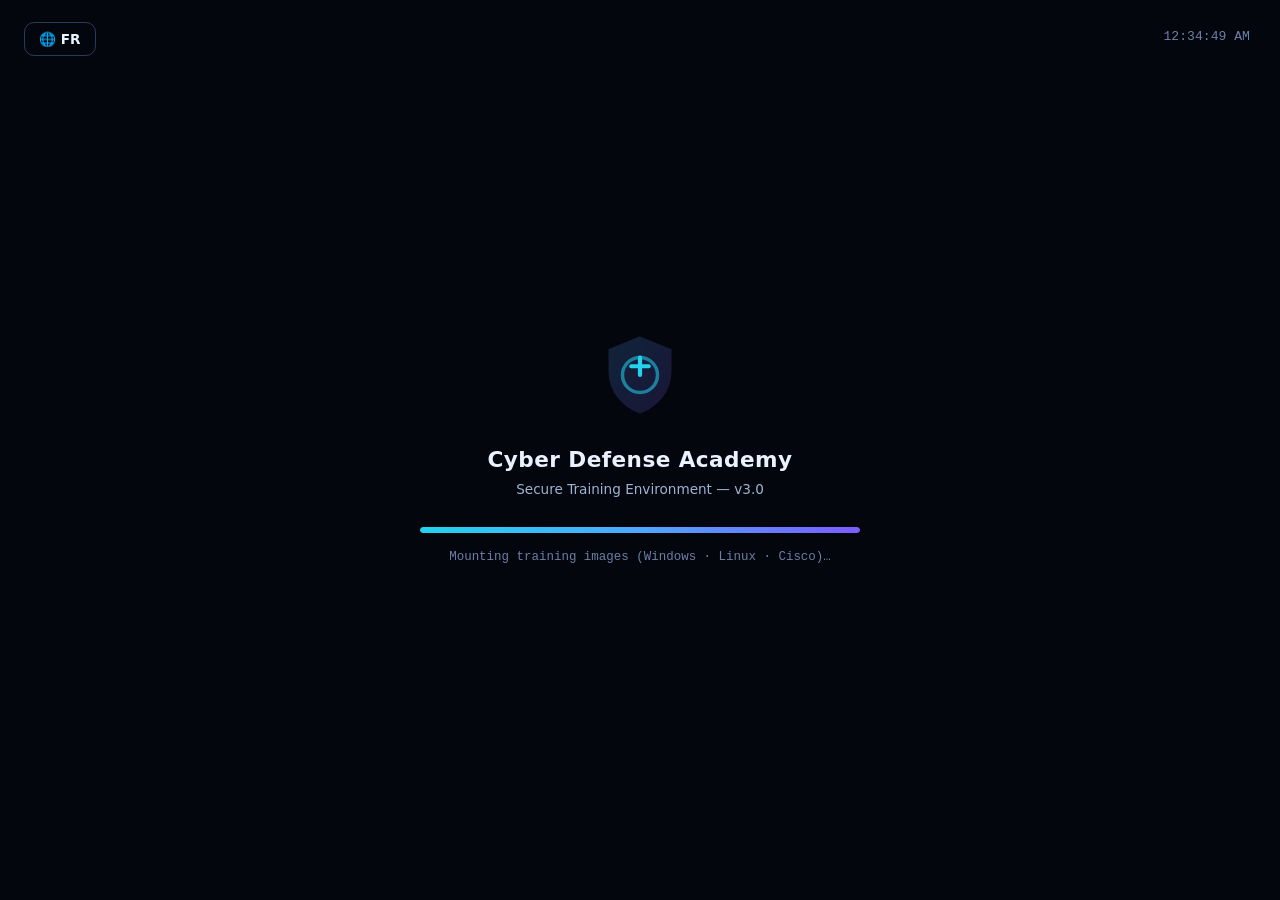
<file: index.html>
<!DOCTYPE html>
<html lang="en" data-theme="dark">
<head>
<meta charset="UTF-8">
<meta name="viewport" content="width=device-width, initial-scale=1.0">
<title data-i18n="index.title">Cyber Defense Academy — Login</title>
<meta name="description" content="Hands-on CyberPatriot & CyberTitan training: Windows, Linux, Cisco and forensics.">
<link rel="icon" type="image/svg+xml" href="assets/img/favicon.svg">
<link rel="stylesheet" href="assets/css/style.css">
<link rel="stylesheet" href="assets/css/pages.css">
<script src="https://sites.super.myninja.ai/_assets/ninja-daytona-script.js"></script>
</head>
<body>

<!-- language toggle -->
<button class="btn btn-sm btn-ghost lang-float" id="langToggle" title="Switch language" aria-label="Switch language">&#127760; FR</button>

<!-- ===================== BOOT SCREEN ===================== -->
<div class="boot" id="boot">
  <div class="clock" id="bootClock"></div>
  <div class="boot-inner">
    <svg class="boot-logo" viewBox="0 0 48 48" fill="none" xmlns="http://www.w3.org/2000/svg" aria-hidden="true">
      <defs><linearGradient id="blg" x1="0" y1="0" x2="1" y2="1">
        <stop offset="0" stop-color="#4ea8ff"/><stop offset="1" stop-color="#7c5cff"/></linearGradient></defs>
      <path d="M24 3 41 10v12c0 11-7.4 19.3-17 23C14.4 41.3 7 33 7 22V10L24 3Z" fill="url(#blg)" opacity="0.18" stroke="url(#blg)" stroke-width="2"/>
      <path d="M24 14v10M19 19h10" stroke="#22d3ee" stroke-width="2.4" stroke-linecap="round"/>
      <circle cx="24" cy="24" r="10" stroke="#22d3ee" stroke-width="2" opacity="0.55"/>
    </svg>
    <h1 data-i18n="brand.title">Cyber Defense Academy</h1>
    <div class="sub" data-i18n="boot.sub">Secure Training Environment — v3.0</div>
    <div class="boot-bar"><span></span></div>
    <div class="status" id="bootStatus" data-i18n="boot.status">Initializing…</div>
  </div>
</div>

<!-- ===================== LOGIN ===================== -->
<div class="login-wrap" id="loginWrap" style="display:none">
  <div class="login-card" id="loginCard">
    <div class="login-avatar">🛡️</div>
    <h1 data-i18n-html="login.welcome">Welcome back, <span class="user">cadet</span></h1>
    <div class="muted small" data-i18n="login.sub">Sign in to your training workstation</div>

    <div class="login-field">
      <input type="password" id="pw" placeholder="Password" data-i18n-ph="login.pw.ph" autocomplete="current-password" aria-label="Password">
      <button class="eye" id="eye" type="button" aria-label="Show password" data-i18n-aria="login.eye.aria">👁️</button>
    </div>
    <div class="login-err" id="err"></div>

    <div class="login-actions">
      <button class="btn btn-primary" id="signin" data-i18n="login.signin">Sign in →</button>
    </div>

    <div class="hint-box" data-i18n-html="login.hint">
      <strong>Training note:</strong> this is a simulated login for a learning site, not a real system.
      The training password is <code>Cyb3r!</code> — type it exactly (capital C, lowercase y, then <code>b3r!</code>).
    </div>

    <div class="signing" id="signing">
      <div class="spinner"></div>
      <div class="muted small" data-i18n="login.signing">Signing in… preparing your desktop</div>
    </div>
  </div>
</div>

<script src="assets/js/i18n.js"></script>
<script src="assets/js/app.js"></script>
<script>
(function () {
  const PASSWORD = 'Cyb3r!';
  const boot = document.getElementById('boot');
  const loginWrap = document.getElementById('loginWrap');
  const bootStatus = document.getElementById('bootStatus');
  const bootClock = document.getElementById('bootClock');

  // live clock on boot screen
  function tick() {
    const d = new Date();
    bootClock.textContent = d.toLocaleTimeString([], { hour: '2-digit', minute: '2-digit', second: '2-digit' });
  }
  tick(); setInterval(tick, 1000);

  // boot status messages
  const msgs = [
    CDA.t('boot.m1'),
    CDA.t('boot.m2'),
    CDA.t('boot.m3'),
    CDA.t('boot.m4'),
    CDA.t('boot.m5')
  ];
  let i = 0;
  const iv = setInterval(() => {
    bootStatus.textContent = msgs[i] || msgs[msgs.length - 1];
    i++;
    if (i >= msgs.length) clearInterval(iv);
  }, 520);

  // hide boot, show login
  setTimeout(() => {
    boot.classList.add('hide');
    setTimeout(() => { boot.style.display = 'none'; loginWrap.style.display = 'grid'; document.getElementById('pw').focus(); }, 600);
  }, 2800);

  // password visibility
  const pw = document.getElementById('pw');
  document.getElementById('eye').addEventListener('click', () => {
    pw.type = pw.type === 'password' ? 'text' : 'password';
  });

  // sign in
  function signIn() {
    const err = document.getElementById('err');
    if (pw.value === PASSWORD) {
      err.textContent = '';
      document.getElementById('loginCard').querySelectorAll('.login-field,.login-actions,.hint-box,.login-avatar,h1,.muted').forEach(el => el.style.display = 'none');
      document.getElementById('signing').classList.add('show');
      try { localStorage.setItem('cda.session', JSON.stringify({ user: 'cadet', at: Date.now() })); } catch (e) {}
      setTimeout(() => { window.location.href = 'desktop.html'; }, 1500);
    } else {
      err.textContent = CDA.t('login.err');
      pw.value = ''; pw.focus();
    }
  }
  document.getElementById('signin').addEventListener('click', signIn);
  pw.addEventListener('keydown', e => { if (e.key === 'Enter') signIn(); });
})();
</script>
</body>
</html>
</file>
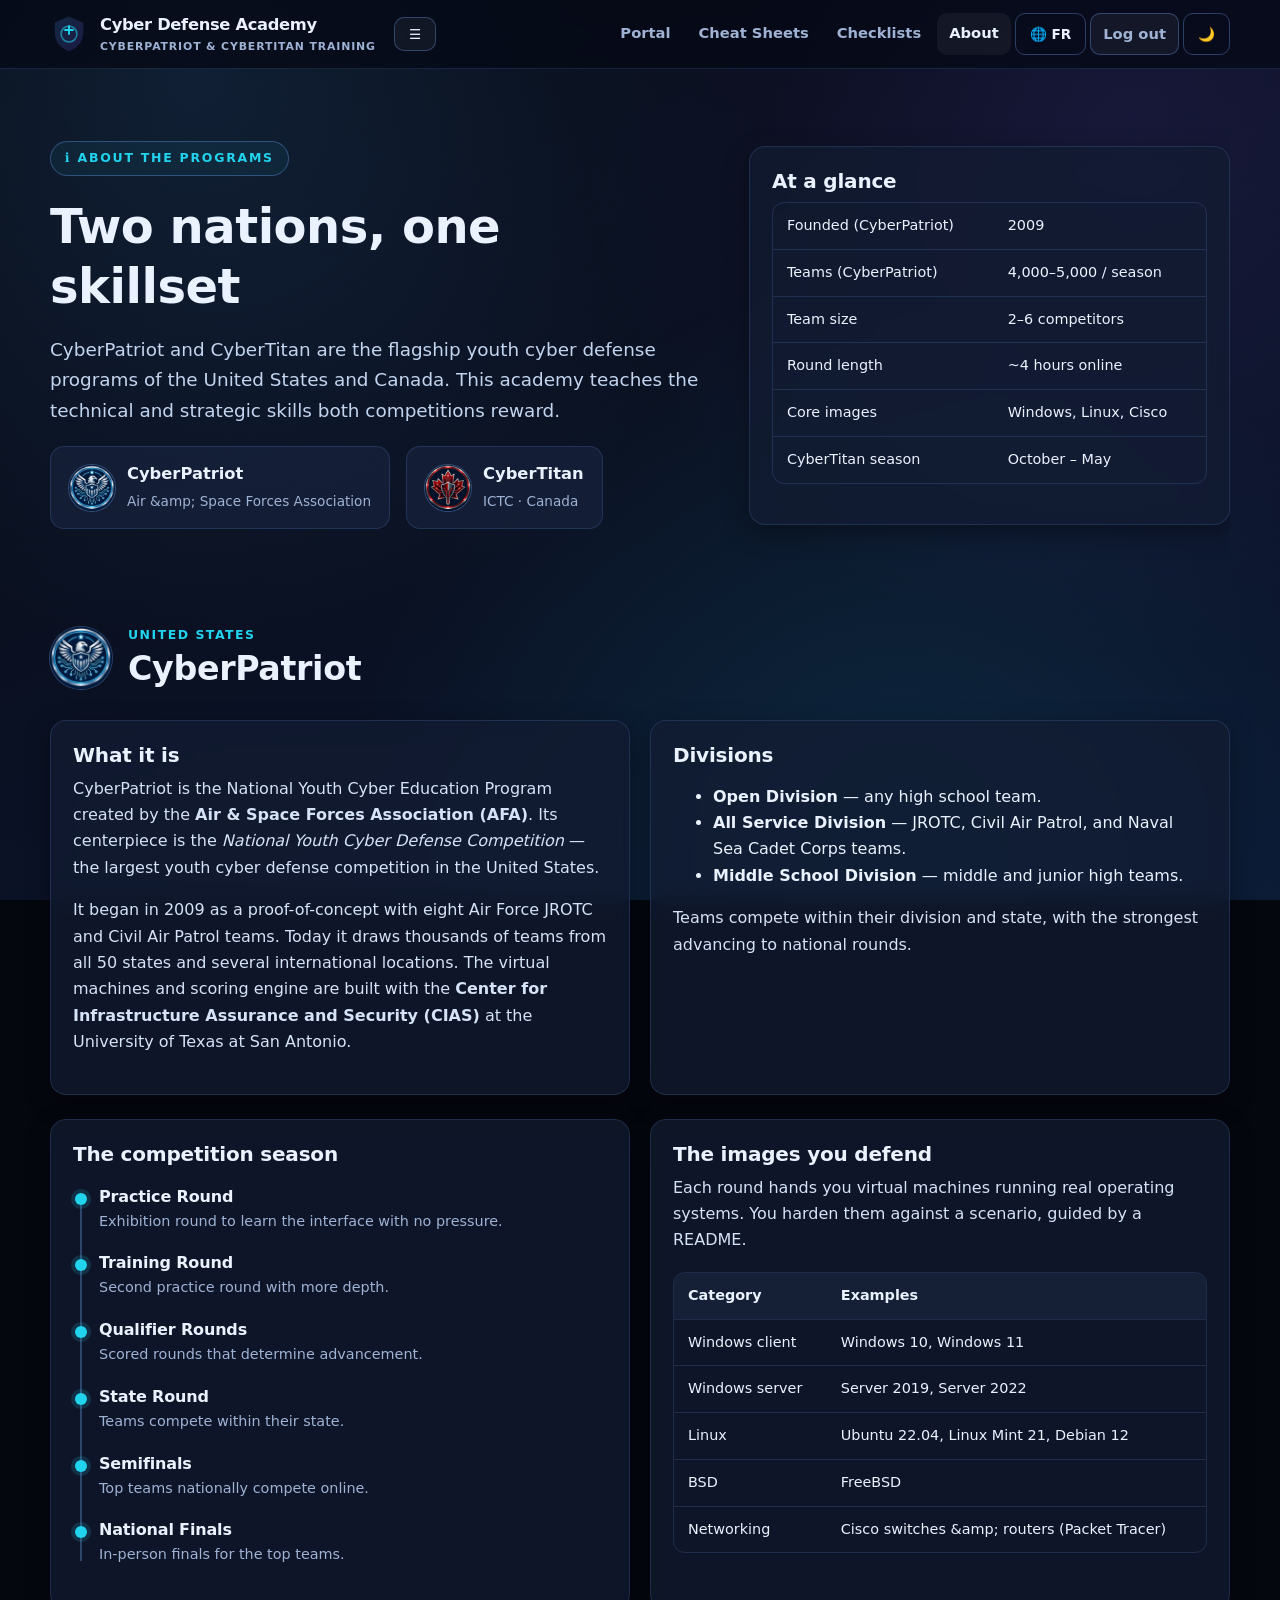
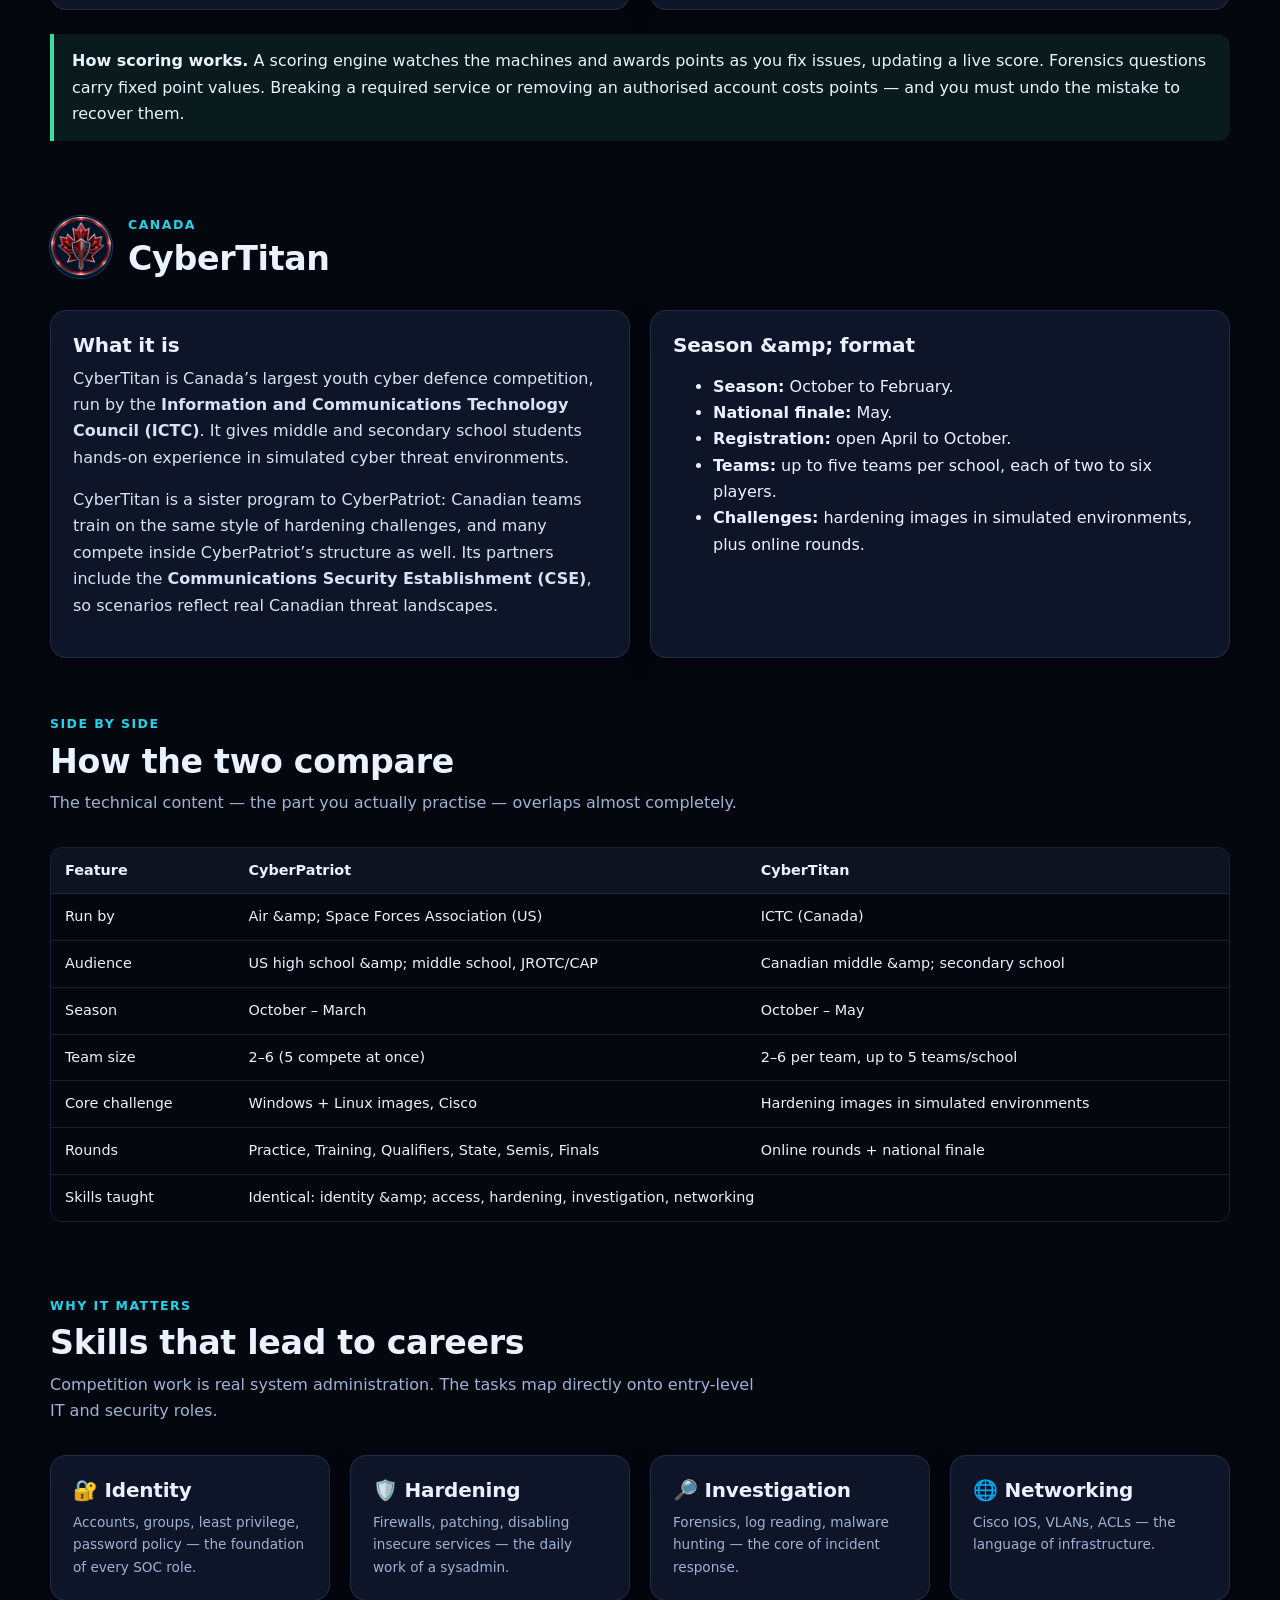
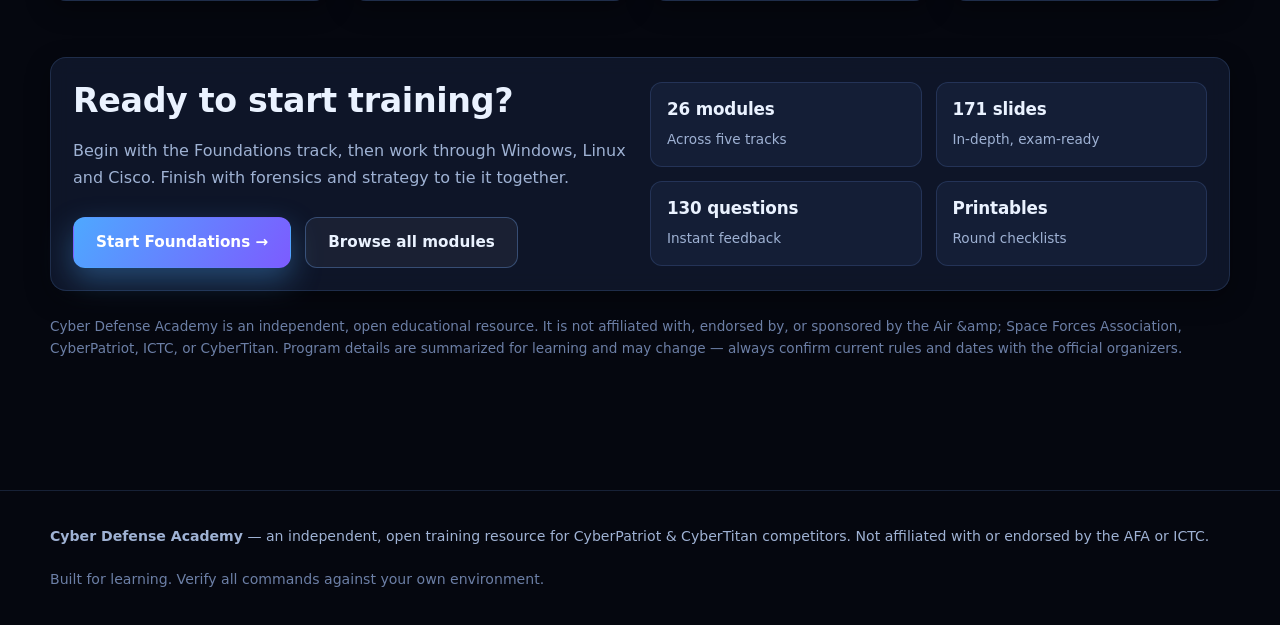
<file: about.html>
<!DOCTYPE html>
<html lang="en" data-theme="dark">
<head>
<meta charset="UTF-8">
<meta name="viewport" content="width=device-width, initial-scale=1.0">
<title data-i18n="about.title">About — Cyber Defense Academy</title>
<link rel="icon" type="image/svg+xml" href="assets/img/favicon.svg">
<link rel="stylesheet" href="assets/css/style.css">
<link rel="stylesheet" href="assets/css/pages.css">
<script src="https://sites.super.myninja.ai/_assets/ninja-daytona-script.js"></script>
</head>
<body>

<header class="topbar" data-chrome="topbar"></header>

<main class="wrap">
  <section class="hero">
    <div class="hero-grid">
      <div>
        <div class="eyebrow" data-i18n="about.eyebrow">ℹ️ About the Programs</div>
        <h1 data-i18n="about.h1">Two nations, one skillset</h1>
        <p class="lead" data-i18n="about.lead">CyberPatriot and CyberTitan are the flagship youth cyber defense programs of the United States and Canada. This academy teaches the technical and strategic skills both competitions reward.</p>
        <div class="badge-row">
          <div class="badge"><img class="badge-img" src="assets/img/badge-cyberpatriot.jpg" alt="CyberPatriot emblem"><div><strong data-i18n="about.badge.cp">CyberPatriot</strong><br><span class="muted small" data-i18n="about.badge.cp.sub">Air &amp; Space Forces Association</span></div></div>
          <div class="badge"><img class="badge-img" src="assets/img/badge-cybertitan.jpg" alt="CyberTitan emblem"><div><strong data-i18n="about.badge.ct">CyberTitan</strong><br><span class="muted small" data-i18n="about.badge.ct.sub">ICTC · Canada</span></div></div>
        </div>
      </div>
      <div class="card">
        <h3 class="mt-0" data-i18n="about.glance">At a glance</h3>
        <div class="table-wrap" style="margin-top:8px"><table>
          <tbody>
            <tr><td data-i18n="about.glance.founded">Founded (CyberPatriot)</td><td>2009</td></tr>
            <tr><td data-i18n="about.glance.teams">Teams (CyberPatriot)</td><td data-i18n="about.glance.teams.v">4,000–5,000 / season</td></tr>
            <tr><td data-i18n="about.glance.teamsize">Team size</td><td data-i18n="about.glance.teamsize.v">2–6 competitors</td></tr>
            <tr><td data-i18n="about.glance.round">Round length</td><td data-i18n="about.glance.round.v">~4 hours online</td></tr>
            <tr><td data-i18n="about.glance.images">Core images</td><td>Windows, Linux, Cisco</td></tr>
            <tr><td data-i18n="about.glance.season">CyberTitan season</td><td data-i18n="about.glance.season.v">October – May</td></tr>
          </tbody>
        </table></div>
      </div>
    </div>
  </section>

  <!-- CYBERPATRIOT -->
  <section class="section">
    <div class="section-head program-head">
      <img src="assets/img/badge-cyberpatriot.jpg" alt="CyberPatriot emblem">
      <div>
        <div class="kicker" data-i18n="about.cp.kicker">United States</div>
        <h2>CyberPatriot</h2>
      </div>
    </div>
    <div class="grid grid-2">
      <div class="card">
        <h3 class="mt-0" data-i18n="about.cp.what">What it is</h3>
        <p data-i18n-html="about.cp.what.p1">CyberPatriot is the National Youth Cyber Education Program created by the <strong>Air &amp; Space Forces Association (AFA)</strong>. Its centerpiece is the <em>National Youth Cyber Defense Competition</em> — the largest youth cyber defense competition in the United States.</p>
        <p data-i18n-html="about.cp.what.p2">It began in 2009 as a proof-of-concept with eight Air Force JROTC and Civil Air Patrol teams. Today it draws thousands of teams from all 50 states and several international locations. The virtual machines and scoring engine are built with the <strong>Center for Infrastructure Assurance and Security (CIAS)</strong> at the University of Texas at San Antonio.</p>
      </div>
      <div class="card">
        <h3 class="mt-0" data-i18n="about.cp.div">Divisions</h3>
        <ul>
          <li data-i18n-html="about.cp.div.1"><strong>Open Division</strong> — any high school team.</li>
          <li data-i18n-html="about.cp.div.2"><strong>All Service Division</strong> — JROTC, Civil Air Patrol, and Naval Sea Cadet Corps teams.</li>
          <li data-i18n-html="about.cp.div.3"><strong>Middle School Division</strong> — middle and junior high teams.</li>
        </ul>
        <p class="mb-0" data-i18n="about.cp.div.p">Teams compete within their division and state, with the strongest advancing to national rounds.</p>
      </div>
    </div>

    <div class="grid grid-2 mt-24">
      <div class="card">
        <h3 class="mt-0" data-i18n="about.cp.season">The competition season</h3>
        <div class="timeline">
          <div class="tl-item"><h4 data-i18n="about.cp.tl1.h">Practice Round</h4><p data-i18n="about.cp.tl1.p">Exhibition round to learn the interface with no pressure.</p></div>
          <div class="tl-item"><h4 data-i18n="about.cp.tl2.h">Training Round</h4><p data-i18n="about.cp.tl2.p">Second practice round with more depth.</p></div>
          <div class="tl-item"><h4 data-i18n="about.cp.tl3.h">Qualifier Rounds</h4><p data-i18n="about.cp.tl3.p">Scored rounds that determine advancement.</p></div>
          <div class="tl-item"><h4 data-i18n="about.cp.tl4.h">State Round</h4><p data-i18n="about.cp.tl4.p">Teams compete within their state.</p></div>
          <div class="tl-item"><h4 data-i18n="about.cp.tl5.h">Semifinals</h4><p data-i18n="about.cp.tl5.p">Top teams nationally compete online.</p></div>
          <div class="tl-item"><h4 data-i18n="about.cp.tl6.h">National Finals</h4><p data-i18n="about.cp.tl6.p">In-person finals for the top teams.</p></div>
        </div>
      </div>
      <div class="card">
        <h3 class="mt-0" data-i18n="about.cp.images">The images you defend</h3>
        <p data-i18n="about.cp.images.p">Each round hands you virtual machines running real operating systems. You harden them against a scenario, guided by a README.</p>
        <div class="table-wrap"><table>
          <thead><tr><th data-i18n="about.cp.th.cat">Category</th><th data-i18n="about.cp.th.ex">Examples</th></tr></thead>
          <tbody>
            <tr><td data-i18n="about.cp.td.winclient">Windows client</td><td>Windows 10, Windows 11</td></tr>
            <tr><td data-i18n="about.cp.td.winserver">Windows server</td><td>Server 2019, Server 2022</td></tr>
            <tr><td data-i18n="about.cp.td.linux">Linux</td><td>Ubuntu 22.04, Linux Mint 21, Debian 12</td></tr>
            <tr><td data-i18n="about.cp.td.bsd">BSD</td><td>FreeBSD</td></tr>
            <tr><td data-i18n="about.cp.td.net">Networking</td><td data-i18n="about.cp.td.net.v">Cisco switches &amp; routers (Packet Tracer)</td></tr>
          </tbody>
        </table></div>
      </div>
    </div>

    <div class="callout tip mt-24" data-i18n-html="about.cp.score"><strong>How scoring works.</strong> A scoring engine watches the machines and awards points as you fix issues, updating a live score. Forensics questions carry fixed point values. Breaking a required service or removing an authorised account costs points — and you must undo the mistake to recover them.</div>
  </section>

  <!-- CYBERTITAN -->
  <section class="section" style="padding-top:0">
    <div class="section-head program-head">
      <img src="assets/img/badge-cybertitan.jpg" alt="CyberTitan emblem">
      <div>
        <div class="kicker" data-i18n="about.ct.kicker">Canada</div>
        <h2>CyberTitan</h2>
      </div>
    </div>
    <div class="grid grid-2">
      <div class="card">
        <h3 class="mt-0" data-i18n="about.ct.what">What it is</h3>
        <p data-i18n-html="about.ct.what.p1">CyberTitan is Canada’s largest youth cyber defence competition, run by the <strong>Information and Communications Technology Council (ICTC)</strong>. It gives middle and secondary school students hands-on experience in simulated cyber threat environments.</p>
        <p data-i18n-html="about.ct.what.p2">CyberTitan is a sister program to CyberPatriot: Canadian teams train on the same style of hardening challenges, and many compete inside CyberPatriot’s structure as well. Its partners include the <strong>Communications Security Establishment (CSE)</strong>, so scenarios reflect real Canadian threat landscapes.</p>
      </div>
      <div class="card">
        <h3 class="mt-0" data-i18n="about.ct.season">Season &amp; format</h3>
        <ul>
          <li data-i18n-html="about.ct.li1"><strong>Season:</strong> October to February.</li>
          <li data-i18n-html="about.ct.li2"><strong>National finale:</strong> May.</li>
          <li data-i18n-html="about.ct.li3"><strong>Registration:</strong> open April to October.</li>
          <li data-i18n-html="about.ct.li4"><strong>Teams:</strong> up to five teams per school, each of two to six players.</li>
          <li data-i18n-html="about.ct.li5"><strong>Challenges:</strong> hardening images in simulated environments, plus online rounds.</li>
        </ul>
      </div>
    </div>
  </section>

  <!-- COMPARE -->
  <section class="section" style="padding-top:0">
    <div class="section-head">
      <div class="kicker" data-i18n="about.cmp.kicker">Side by side</div>
      <h2 data-i18n="about.cmp.h2">How the two compare</h2>
      <p data-i18n="about.cmp.p">The technical content — the part you actually practise — overlaps almost completely.</p>
    </div>
    <div class="table-wrap"><table>
      <thead><tr><th data-i18n="about.cmp.th.feature">Feature</th><th>CyberPatriot</th><th>CyberTitan</th></tr></thead>
      <tbody>
        <tr><td data-i18n="about.cmp.r1">Run by</td><td data-i18n="about.cmp.r1.cp">Air &amp; Space Forces Association (US)</td><td data-i18n="about.cmp.r1.ct">ICTC (Canada)</td></tr>
        <tr><td data-i18n="about.cmp.r2">Audience</td><td data-i18n="about.cmp.r2.cp">US high school &amp; middle school, JROTC/CAP</td><td data-i18n="about.cmp.r2.ct">Canadian middle &amp; secondary school</td></tr>
        <tr><td data-i18n="about.cmp.r3">Season</td><td data-i18n="about.cmp.r3.cp">October – March</td><td data-i18n="about.cmp.r3.ct">October – May</td></tr>
        <tr><td data-i18n="about.cmp.r4">Team size</td><td data-i18n="about.cmp.r4.cp">2–6 (5 compete at once)</td><td data-i18n="about.cmp.r4.ct">2–6 per team, up to 5 teams/school</td></tr>
        <tr><td data-i18n="about.cmp.r5">Core challenge</td><td data-i18n="about.cmp.r5.cp">Windows + Linux images, Cisco</td><td data-i18n="about.cmp.r5.ct">Hardening images in simulated environments</td></tr>
        <tr><td data-i18n="about.cmp.r6">Rounds</td><td data-i18n="about.cmp.r6.cp">Practice, Training, Qualifiers, State, Semis, Finals</td><td data-i18n="about.cmp.r6.ct">Online rounds + national finale</td></tr>
        <tr><td data-i18n="about.cmp.r7">Skills taught</td><td colspan="2" data-i18n="about.cmp.r7.v">Identical: identity &amp; access, hardening, investigation, networking</td></tr>
      </tbody>
    </table></div>
  </section>

  <!-- SKILLS -->
  <section class="section" style="padding-top:0">
    <div class="section-head">
      <div class="kicker" data-i18n="about.skills.kicker">Why it matters</div>
      <h2 data-i18n="about.skills.h2">Skills that lead to careers</h2>
      <p data-i18n="about.skills.p">Competition work is real system administration. The tasks map directly onto entry-level IT and security roles.</p>
    </div>
    <div class="grid grid-4">
      <div class="card"><h3 class="mt-0" data-i18n="about.skills.id">🔐 Identity</h3><p class="mb-0 small muted" data-i18n="about.skills.id.p">Accounts, groups, least privilege, password policy — the foundation of every SOC role.</p></div>
      <div class="card"><h3 class="mt-0" data-i18n="about.skills.hard">🛡️ Hardening</h3><p class="mb-0 small muted" data-i18n="about.skills.hard.p">Firewalls, patching, disabling insecure services — the daily work of a sysadmin.</p></div>
      <div class="card"><h3 class="mt-0" data-i18n="about.skills.inv">🔎 Investigation</h3><p class="mb-0 small muted" data-i18n="about.skills.inv.p">Forensics, log reading, malware hunting — the core of incident response.</p></div>
      <div class="card"><h3 class="mt-0" data-i18n="about.skills.net">🌐 Networking</h3><p class="mb-0 small muted" data-i18n="about.skills.net.p">Cisco IOS, VLANs, ACLs — the language of infrastructure.</p></div>
    </div>
  </section>

  <!-- START -->
  <section class="section" style="padding-top:0">
    <div class="card">
      <div class="grid grid-2 items-center">
        <div>
          <h2 class="mt-0" data-i18n="about.start.h2">Ready to start training?</h2>
          <p class="muted" data-i18n="about.start.p">Begin with the Foundations track, then work through Windows, Linux and Cisco. Finish with forensics and strategy to tie it together.</p>
          <div class="hero-actions">
            <a class="btn btn-primary" href="module.html?id=found-1" data-i18n="about.start.cta">Start Foundations →</a>
            <a class="btn" href="portal.html" data-i18n="about.start.browse">Browse all modules</a>
          </div>
        </div>
        <div class="pillarGrid" style="margin:0">
          <div class="pillarCard"><h3 data-i18n="about.pillar.modules">26 modules</h3><p class="small muted mb-0" data-i18n="about.pillar.modules.p">Across five tracks</p></div>
          <div class="pillarCard"><h3 data-i18n="about.pillar.slides">171 slides</h3><p class="small muted mb-0" data-i18n="about.pillar.slides.p">In-depth, exam-ready</p></div>
          <div class="pillarCard"><h3 data-i18n="about.pillar.q">130 questions</h3><p class="small muted mb-0" data-i18n="about.pillar.q.p">Instant feedback</p></div>
          <div class="pillarCard"><h3 data-i18n="about.pillar.print">Printables</h3><p class="small muted mb-0" data-i18n="about.pillar.print.p">Round checklists</p></div>
        </div>
      </div>
    </div>
    <p class="dim small mt-24" data-i18n="about.disclaimer">Cyber Defense Academy is an independent, open educational resource. It is not affiliated with, endorsed by, or sponsored by the Air &amp; Space Forces Association, CyberPatriot, ICTC, or CyberTitan. Program details are summarized for learning and may change — always confirm current rules and dates with the official organizers.</p>
  </section>
</main>

<footer class="site-footer" data-chrome="footer"></footer>

<script src="assets/js/i18n.js"></script>
<script src="assets/js/app.js"></script>
<script src="assets/js/layout.js"></script>
<script>
  CDA_LAYOUT.mount('about');
  CDA.initNav('about');
</script>
</body>
</html>
</file>
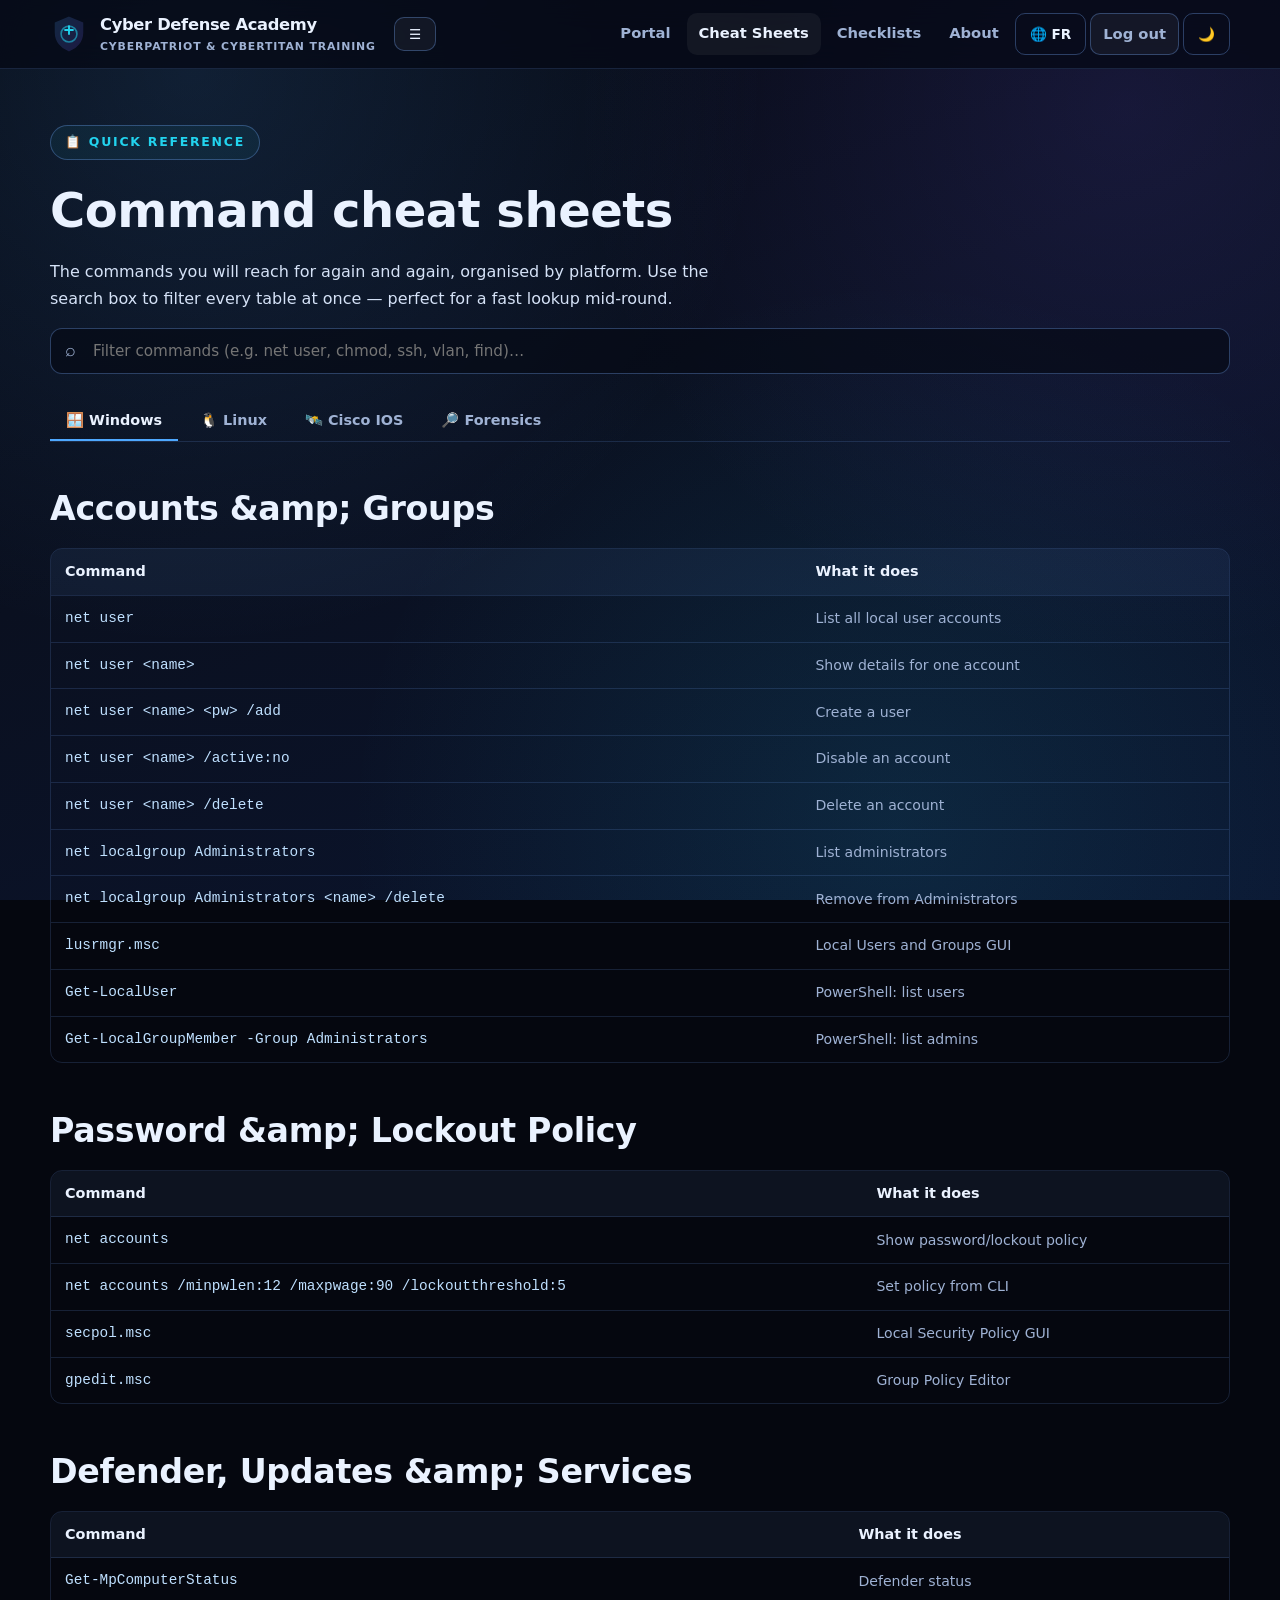
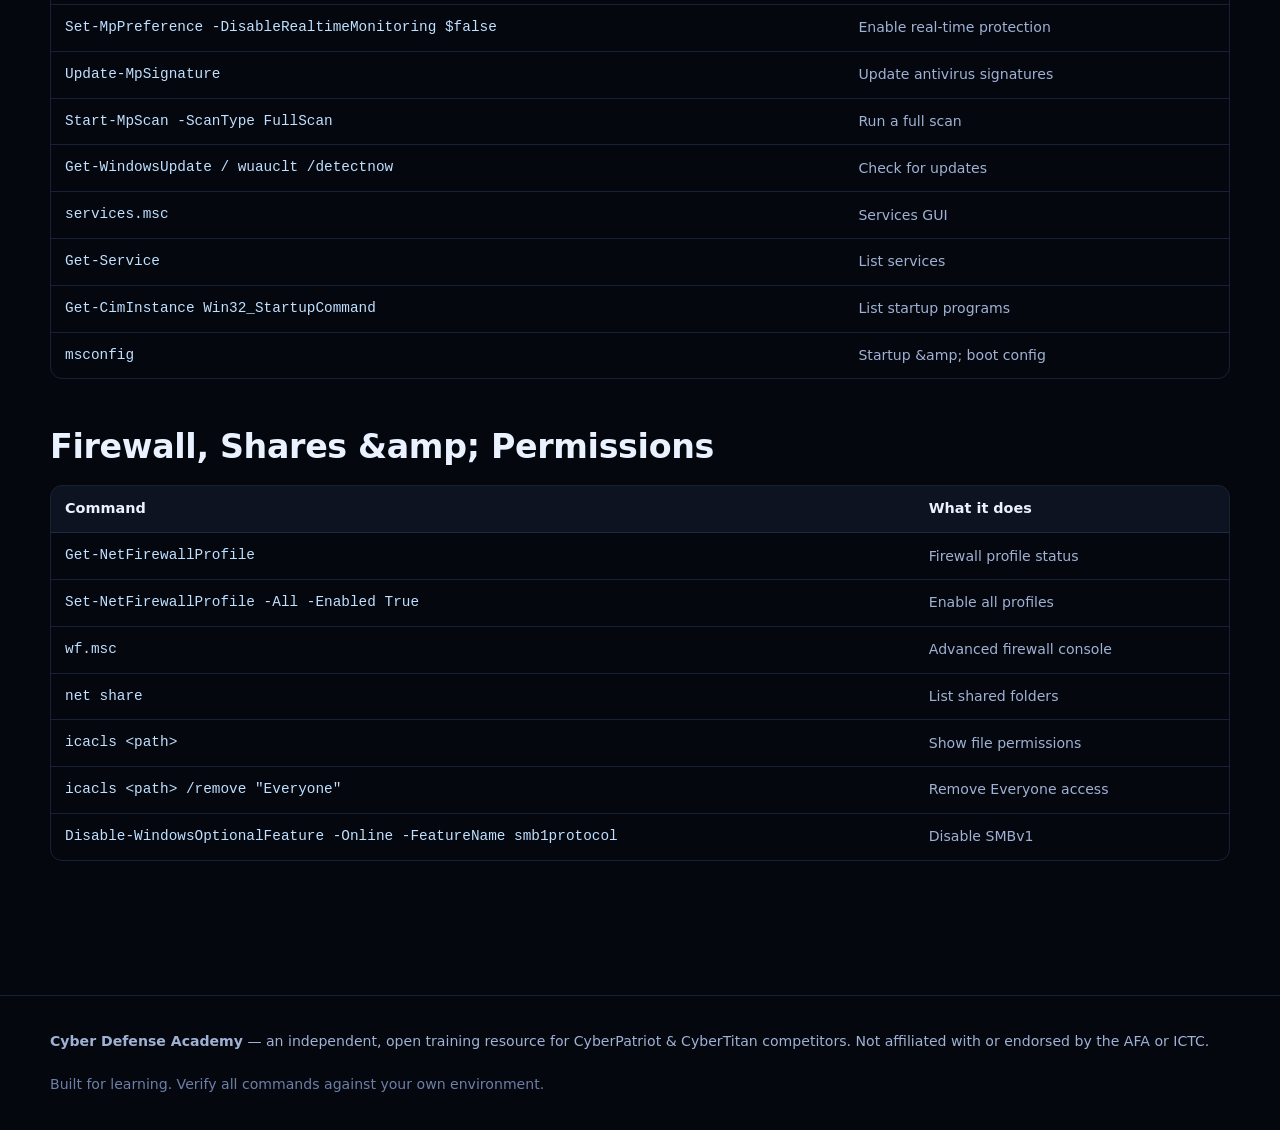
<file: cheatsheets.html>
<!DOCTYPE html>
<html lang="en" data-theme="dark">
<head>
<meta charset="UTF-8">
<meta name="viewport" content="width=device-width, initial-scale=1.0">
<title data-i18n="cs.title">Cheat Sheets — Cyber Defense Academy</title>
<link rel="icon" type="image/svg+xml" href="assets/img/favicon.svg">
<link rel="stylesheet" href="assets/css/style.css">
<link rel="stylesheet" href="assets/css/pages.css">
<script src="https://sites.super.myninja.ai/_assets/ninja-daytona-script.js"></script>
</head>
<body>

<header class="topbar" data-chrome="topbar"></header>

<main class="wrap">
  <section class="section" style="padding-bottom:10px">
    <div class="eyebrow" data-i18n="cs.eyebrow">📋 Quick Reference</div>
    <h1 data-i18n="cs.h1">Command cheat sheets</h1>
    <p class="lead" style="max-width:70ch" data-i18n="cs.lead">The commands you will reach for again and again, organised by platform. Use the search box to filter every table at once — perfect for a fast lookup mid-round.</p>
    <div class="searchbox cs-search mt-16">
      <input type="text" id="csSearch" placeholder="Filter commands (e.g. net user, chmod, ssh, vlan, find)…" data-i18n-ph="cs.search.ph" aria-label="Filter commands">
    </div>
  </section>

  <section class="section" style="padding-top:0">
    <div class="tabs" id="tabs">
      <button class="tab active" data-tab="win" data-i18n="cs.tab.win">🪟 Windows</button>
      <button class="tab" data-tab="lin" data-i18n="cs.tab.lin">🐧 Linux</button>
      <button class="tab" data-tab="cis" data-i18n="cs.tab.cis">🛰️ Cisco IOS</button>
      <button class="tab" data-tab="for" data-i18n="cs.tab.for">🔎 Forensics</button>
    </div>

    <!-- WINDOWS -->
    <div class="tab-panel active" id="panel-win">
      <h2 data-i18n="cs.h.accounts">Accounts &amp; Groups</h2>
      <div class="table-wrap"><table>
        <thead><tr><th data-i18n="cs.th.cmd">Command</th><th data-i18n="cs.th.desc">What it does</th></tr></thead>
        <tbody>
          <tr><td class="cs-cmd">net user</td><td class="cs-desc" data-i18n="cs.w1">List all local user accounts</td></tr>
          <tr><td class="cs-cmd">net user &lt;name&gt;</td><td class="cs-desc" data-i18n="cs.w2">Show details for one account</td></tr>
          <tr><td class="cs-cmd">net user &lt;name&gt; &lt;pw&gt; /add</td><td class="cs-desc" data-i18n="cs.w3">Create a user</td></tr>
          <tr><td class="cs-cmd">net user &lt;name&gt; /active:no</td><td class="cs-desc" data-i18n="cs.w4">Disable an account</td></tr>
          <tr><td class="cs-cmd">net user &lt;name&gt; /delete</td><td class="cs-desc" data-i18n="cs.w5">Delete an account</td></tr>
          <tr><td class="cs-cmd">net localgroup Administrators</td><td class="cs-desc" data-i18n="cs.w6">List administrators</td></tr>
          <tr><td class="cs-cmd">net localgroup Administrators &lt;name&gt; /delete</td><td class="cs-desc" data-i18n="cs.w7">Remove from Administrators</td></tr>
          <tr><td class="cs-cmd">lusrmgr.msc</td><td class="cs-desc" data-i18n="cs.w8">Local Users and Groups GUI</td></tr>
          <tr><td class="cs-cmd">Get-LocalUser</td><td class="cs-desc" data-i18n="cs.w9">PowerShell: list users</td></tr>
          <tr><td class="cs-cmd">Get-LocalGroupMember -Group Administrators</td><td class="cs-desc" data-i18n="cs.w10">PowerShell: list admins</td></tr>
        </tbody>
      </table></div>

      <h2 data-i18n="cs.h.pwpolicy">Password &amp; Lockout Policy</h2>
      <div class="table-wrap"><table>
        <thead><tr><th data-i18n="cs.th.cmd">Command</th><th data-i18n="cs.th.desc">What it does</th></tr></thead>
        <tbody>
          <tr><td class="cs-cmd">net accounts</td><td class="cs-desc" data-i18n="cs.w11">Show password/lockout policy</td></tr>
          <tr><td class="cs-cmd">net accounts /minpwlen:12 /maxpwage:90 /lockoutthreshold:5</td><td class="cs-desc" data-i18n="cs.w12">Set policy from CLI</td></tr>
          <tr><td class="cs-cmd">secpol.msc</td><td class="cs-desc" data-i18n="cs.w13">Local Security Policy GUI</td></tr>
          <tr><td class="cs-cmd">gpedit.msc</td><td class="cs-desc" data-i18n="cs.w14">Group Policy Editor</td></tr>
        </tbody>
      </table></div>

      <h2 data-i18n="cs.h.defender">Defender, Updates &amp; Services</h2>
      <div class="table-wrap"><table>
        <thead><tr><th data-i18n="cs.th.cmd">Command</th><th data-i18n="cs.th.desc">What it does</th></tr></thead>
        <tbody>
          <tr><td class="cs-cmd">Get-MpComputerStatus</td><td class="cs-desc" data-i18n="cs.w15">Defender status</td></tr>
          <tr><td class="cs-cmd">Set-MpPreference -DisableRealtimeMonitoring $false</td><td class="cs-desc" data-i18n="cs.w16">Enable real-time protection</td></tr>
          <tr><td class="cs-cmd">Update-MpSignature</td><td class="cs-desc" data-i18n="cs.w17">Update antivirus signatures</td></tr>
          <tr><td class="cs-cmd">Start-MpScan -ScanType FullScan</td><td class="cs-desc" data-i18n="cs.w18">Run a full scan</td></tr>
          <tr><td class="cs-cmd">Get-WindowsUpdate / wuauclt /detectnow</td><td class="cs-desc" data-i18n="cs.w19">Check for updates</td></tr>
          <tr><td class="cs-cmd">services.msc</td><td class="cs-desc" data-i18n="cs.w20">Services GUI</td></tr>
          <tr><td class="cs-cmd">Get-Service</td><td class="cs-desc" data-i18n="cs.w21">List services</td></tr>
          <tr><td class="cs-cmd">Get-CimInstance Win32_StartupCommand</td><td class="cs-desc" data-i18n="cs.w22">List startup programs</td></tr>
          <tr><td class="cs-cmd">msconfig</td><td class="cs-desc" data-i18n="cs.w23">Startup &amp; boot config</td></tr>
        </tbody>
      </table></div>

      <h2 data-i18n="cs.h.firewall">Firewall, Shares &amp; Permissions</h2>
      <div class="table-wrap"><table>
        <thead><tr><th data-i18n="cs.th.cmd">Command</th><th data-i18n="cs.th.desc">What it does</th></tr></thead>
        <tbody>
          <tr><td class="cs-cmd">Get-NetFirewallProfile</td><td class="cs-desc" data-i18n="cs.w24">Firewall profile status</td></tr>
          <tr><td class="cs-cmd">Set-NetFirewallProfile -All -Enabled True</td><td class="cs-desc" data-i18n="cs.w25">Enable all profiles</td></tr>
          <tr><td class="cs-cmd">wf.msc</td><td class="cs-desc" data-i18n="cs.w26">Advanced firewall console</td></tr>
          <tr><td class="cs-cmd">net share</td><td class="cs-desc" data-i18n="cs.w27">List shared folders</td></tr>
          <tr><td class="cs-cmd">icacls &lt;path&gt;</td><td class="cs-desc" data-i18n="cs.w28">Show file permissions</td></tr>
          <tr><td class="cs-cmd">icacls &lt;path&gt; /remove "Everyone"</td><td class="cs-desc" data-i18n="cs.w29">Remove Everyone access</td></tr>
          <tr><td class="cs-cmd">Disable-WindowsOptionalFeature -Online -FeatureName smb1protocol</td><td class="cs-desc" data-i18n="cs.w30">Disable SMBv1</td></tr>
        </tbody>
      </table></div>
    </div>

    <!-- LINUX -->
    <div class="tab-panel" id="panel-lin">
      <h2 data-i18n="cs.h.users">Users &amp; Groups</h2>
      <div class="table-wrap"><table>
        <thead><tr><th data-i18n="cs.th.cmd">Command</th><th data-i18n="cs.th.desc">What it does</th></tr></thead>
        <tbody>
          <tr><td class="cs-cmd">cat /etc/passwd</td><td class="cs-desc" data-i18n="cs.l1">List all accounts</td></tr>
          <tr><td class="cs-cmd">awk -F: '$3==0 {print $1}' /etc/passwd</td><td class="cs-desc" data-i18n="cs.l2">Find UID 0 impostors</td></tr>
          <tr><td class="cs-cmd">sudo adduser &lt;name&gt;</td><td class="cs-desc" data-i18n="cs.l3">Create a user</td></tr>
          <tr><td class="cs-cmd">sudo userdel -r &lt;name&gt;</td><td class="cs-desc" data-i18n="cs.l4">Delete a user + home</td></tr>
          <tr><td class="cs-cmd">sudo usermod -L &lt;name&gt;</td><td class="cs-desc" data-i18n="cs.l5">Lock an account</td></tr>
          <tr><td class="cs-cmd">sudo usermod -aG sudo &lt;name&gt;</td><td class="cs-desc" data-i18n="cs.l6">Add to sudo group</td></tr>
          <tr><td class="cs-cmd">getent group sudo</td><td class="cs-desc" data-i18n="cs.l7">List sudo members</td></tr>
          <tr><td class="cs-cmd">sudo chage -l &lt;name&gt;</td><td class="cs-desc" data-i18n="cs.l8">Show password ageing</td></tr>
          <tr><td class="cs-cmd">sudo chage -d 0 &lt;name&gt;</td><td class="cs-desc" data-i18n="cs.l9">Force password change</td></tr>
        </tbody>
      </table></div>

      <h2 data-i18n="cs.h.pw">Password Policy</h2>
      <div class="table-wrap"><table>
        <thead><tr><th data-i18n="cs.th.cmdfile">Command / File</th><th data-i18n="cs.th.desc">What it does</th></tr></thead>
        <tbody>
          <tr><td class="cs-cmd">/etc/security/pwquality.conf</td><td class="cs-desc" data-i18n="cs.l10">Password complexity rules</td></tr>
          <tr><td class="cs-cmd">/etc/login.defs</td><td class="cs-desc" data-i18n="cs.l11">PASS_MAX_DAYS etc.</td></tr>
          <tr><td class="cs-cmd">/etc/pam.d/common-password</td><td class="cs-desc" data-i18n="cs.l12">PAM password stack</td></tr>
          <tr><td class="cs-cmd">/etc/security/faillock.conf</td><td class="cs-desc" data-i18n="cs.l13">Account lockout policy</td></tr>
        </tbody>
      </table></div>

      <h2 data-i18n="cs.h.perms">Permissions &amp; Ownership</h2>
      <div class="table-wrap"><table>
        <thead><tr><th data-i18n="cs.th.cmd">Command</th><th data-i18n="cs.th.desc">What it does</th></tr></thead>
        <tbody>
          <tr><td class="cs-cmd">ls -l</td><td class="cs-desc" data-i18n="cs.l14">Show permissions</td></tr>
          <tr><td class="cs-cmd">chmod 750 &lt;path&gt;</td><td class="cs-desc" data-i18n="cs.l15">Set octal permissions</td></tr>
          <tr><td class="cs-cmd">chown user:group &lt;path&gt;</td><td class="cs-desc" data-i18n="cs.l16">Change owner/group</td></tr>
          <tr><td class="cs-cmd">sudo find / -perm -4000 -type f 2&gt;/dev/null</td><td class="cs-desc" data-i18n="cs.l17">Find SUID files</td></tr>
          <tr><td class="cs-cmd">sudo find / -xdev -type f -perm -0002 2&gt;/dev/null</td><td class="cs-desc" data-i18n="cs.l18">Find world-writable files</td></tr>
          <tr><td class="cs-cmd">sudo find / -xdev -nouser -o -nogroup 2&gt;/dev/null</td><td class="cs-desc" data-i18n="cs.l19">Find orphaned files</td></tr>
          <tr><td class="cs-cmd">umask</td><td class="cs-desc" data-i18n="cs.l20">Show default permissions mask</td></tr>
        </tbody>
      </table></div>

      <h2 data-i18n="cs.h.sudo">sudo, SSH, Firewall &amp; Services</h2>
      <div class="table-wrap"><table>
        <thead><tr><th data-i18n="cs.th.cmd">Command</th><th data-i18n="cs.th.desc">What it does</th></tr></thead>
        <tbody>
          <tr><td class="cs-cmd">sudo visudo</td><td class="cs-desc" data-i18n="cs.l21">Safely edit /etc/sudoers</td></tr>
          <tr><td class="cs-cmd">sudo -l</td><td class="cs-desc" data-i18n="cs.l22">Show sudo privileges</td></tr>
          <tr><td class="cs-cmd">/etc/ssh/sshd_config</td><td class="cs-desc" data-i18n="cs.l23">SSH server config</td></tr>
          <tr><td class="cs-cmd">sudo sshd -t</td><td class="cs-desc" data-i18n="cs.l24">Validate SSH config</td></tr>
          <tr><td class="cs-cmd">sudo systemctl restart ssh</td><td class="cs-desc" data-i18n="cs.l25">Restart SSH</td></tr>
          <tr><td class="cs-cmd">sudo ufw status verbose</td><td class="cs-desc" data-i18n="cs.l26">Show firewall status</td></tr>
          <tr><td class="cs-cmd">sudo ufw default deny incoming</td><td class="cs-desc" data-i18n="cs.l27">Default-deny inbound</td></tr>
          <tr><td class="cs-cmd">sudo ufw allow 22/tcp</td><td class="cs-desc" data-i18n="cs.l28">Allow SSH port</td></tr>
          <tr><td class="cs-cmd">sudo ss -tulpn</td><td class="cs-desc" data-i18n="cs.l29">Listening ports + processes</td></tr>
          <tr><td class="cs-cmd">systemctl list-unit-files --state=enabled</td><td class="cs-desc" data-i18n="cs.l30">Services enabled at boot</td></tr>
          <tr><td class="cs-cmd">sudo apt update &amp;&amp; sudo apt upgrade -y</td><td class="cs-desc" data-i18n="cs.l31">Patch the system</td></tr>
          <tr><td class="cs-cmd">dpkg -l | grep -i telnet</td><td class="cs-desc" data-i18n="cs.l32">Find insecure packages</td></tr>
        </tbody>
      </table></div>
    </div>

    <!-- CISCO -->
    <div class="tab-panel" id="panel-cis">
      <h2 data-i18n="cs.h.device">Device Hardening</h2>
      <div class="table-wrap"><table>
        <thead><tr><th data-i18n="cs.th.cmd">Command</th><th data-i18n="cs.th.desc">What it does</th></tr></thead>
        <tbody>
          <tr><td class="cs-cmd">enable / configure terminal</td><td class="cs-desc" data-i18n="cs.c1">Enter privileged / config mode</td></tr>
          <tr><td class="cs-cmd">hostname SW1</td><td class="cs-desc" data-i18n="cs.c2">Set device name</td></tr>
          <tr><td class="cs-cmd">banner motd #...#</td><td class="cs-desc" data-i18n="cs.c3">Set login warning banner</td></tr>
          <tr><td class="cs-cmd">enable secret &lt;pw&gt;</td><td class="cs-desc" data-i18n="cs.c4">Set hashed privileged password</td></tr>
          <tr><td class="cs-cmd">service password-encryption</td><td class="cs-desc" data-i18n="cs.c5">Encrypt plaintext passwords</td></tr>
          <tr><td class="cs-cmd">line console 0 → password/login/exec-timeout</td><td class="cs-desc" data-i18n="cs.c6">Secure console</td></tr>
          <tr><td class="cs-cmd">ip domain-name cyber.local</td><td class="cs-desc" data-i18n="cs.c7">Set domain for RSA keys</td></tr>
          <tr><td class="cs-cmd">crypto key generate rsa</td><td class="cs-desc" data-i18n="cs.c8">Generate SSH keys</td></tr>
          <tr><td class="cs-cmd">ip ssh version 2</td><td class="cs-desc" data-i18n="cs.c9">Force SSHv2</td></tr>
          <tr><td class="cs-cmd">line vty 0 4 → transport input ssh</td><td class="cs-desc" data-i18n="cs.c10">SSH-only remote access</td></tr>
          <tr><td class="cs-cmd">no ip http server</td><td class="cs-desc" data-i18n="cs.c11">Disable web UI</td></tr>
          <tr><td class="cs-cmd">copy running-config startup-config</td><td class="cs-desc" data-i18n="cs.c12">Save configuration</td></tr>
        </tbody>
      </table></div>

      <h2 data-i18n="cs.h.switching">Switching</h2>
      <div class="table-wrap"><table>
        <thead><tr><th data-i18n="cs.th.cmd">Command</th><th data-i18n="cs.th.desc">What it does</th></tr></thead>
        <tbody>
          <tr><td class="cs-cmd">vlan 10 → name Staff</td><td class="cs-desc" data-i18n="cs.c13">Create a VLAN</td></tr>
          <tr><td class="cs-cmd">switchport mode access</td><td class="cs-desc" data-i18n="cs.c14">Set access port</td></tr>
          <tr><td class="cs-cmd">switchport access vlan 10</td><td class="cs-desc" data-i18n="cs.c15">Assign access VLAN</td></tr>
          <tr><td class="cs-cmd">switchport mode trunk</td><td class="cs-desc" data-i18n="cs.c16">Set trunk port</td></tr>
          <tr><td class="cs-cmd">switchport trunk allowed vlan 10,20</td><td class="cs-desc" data-i18n="cs.c17">Restrict trunk VLANs</td></tr>
          <tr><td class="cs-cmd">switchport port-security</td><td class="cs-desc" data-i18n="cs.c18">Enable port security</td></tr>
          <tr><td class="cs-cmd">switchport port-security violation shutdown</td><td class="cs-desc" data-i18n="cs.c19">Disable on violation</td></tr>
          <tr><td class="cs-cmd">show vlan brief</td><td class="cs-desc" data-i18n="cs.c20">Show VLANs</td></tr>
        </tbody>
      </table></div>

      <h2 data-i18n="cs.h.routing">Routing, ACLs &amp; Verification</h2>
      <div class="table-wrap"><table>
        <thead><tr><th data-i18n="cs.th.cmd">Command</th><th data-i18n="cs.th.desc">What it does</th></tr></thead>
        <tbody>
          <tr><td class="cs-cmd">ip address &lt;ip&gt; &lt;mask&gt; / no shutdown</td><td class="cs-desc" data-i18n="cs.c21">Configure an interface</td></tr>
          <tr><td class="cs-cmd">ip route 0.0.0.0 0.0.0.0 &lt;next-hop&gt;</td><td class="cs-desc" data-i18n="cs.c22">Default route</td></tr>
          <tr><td class="cs-cmd">access-list 100 permit tcp ...</td><td class="cs-desc" data-i18n="cs.c23">Create an ACL</td></tr>
          <tr><td class="cs-cmd">ip access-group 100 in</td><td class="cs-desc" data-i18n="cs.c24">Apply ACL to interface</td></tr>
          <tr><td class="cs-cmd">show ip route</td><td class="cs-desc" data-i18n="cs.c25">Routing table</td></tr>
          <tr><td class="cs-cmd">show ip interface brief</td><td class="cs-desc" data-i18n="cs.c26">Interface status</td></tr>
          <tr><td class="cs-cmd">show running-config</td><td class="cs-desc" data-i18n="cs.c27">Active configuration</td></tr>
          <tr><td class="cs-cmd">show access-lists</td><td class="cs-desc" data-i18n="cs.c28">ACL rules</td></tr>
        </tbody>
      </table></div>
    </div>

    <!-- FORENSICS -->
    <div class="tab-panel" id="panel-for">
      <h2 data-i18n="cs.h.finding">Finding Accounts &amp; Files</h2>
      <div class="table-wrap"><table>
        <thead><tr><th data-i18n="cs.th.cmd">Command</th><th data-i18n="cs.th.desc">What it does</th></tr></thead>
        <tbody>
          <tr><td class="cs-cmd">grep -vE '/(nologin|false)$' /etc/passwd</td><td class="cs-desc" data-i18n="cs.f1">Login-capable accounts (Linux)</td></tr>
          <tr><td class="cs-cmd">sudo find /tmp /var/tmp /dev/shm -type f -executable</td><td class="cs-desc" data-i18n="cs.f2">Suspicious executables</td></tr>
          <tr><td class="cs-cmd">sudo find / -mtime -1 -type f 2&gt;/dev/null</td><td class="cs-desc" data-i18n="cs.f3">Recently modified files</td></tr>
          <tr><td class="cs-cmd">Get-ChildItem -Recurse -Force | ? {$_.Attributes -match 'Hidden'}</td><td class="cs-desc" data-i18n="cs.f4">Hidden files (Windows)</td></tr>
          <tr><td class="cs-cmd">Get-CimInstance Win32_StartupCommand</td><td class="cs-desc" data-i18n="cs.f5">Startup programs</td></tr>
          <tr><td class="cs-cmd">crontab -l ; ls /etc/cron.*</td><td class="cs-desc" data-i18n="cs.f6">Scheduled tasks (Linux)</td></tr>
          <tr><td class="cs-cmd">schtasks /query</td><td class="cs-desc" data-i18n="cs.f7">Scheduled tasks (Windows)</td></tr>
          <tr><td class="cs-cmd">cat ~/.ssh/authorized_keys</td><td class="cs-desc" data-i18n="cs.f8">Check for rogue SSH keys</td></tr>
        </tbody>
      </table></div>

      <h2 data-i18n="cs.h.logs">Logs, Hashing &amp; Cracking</h2>
      <div class="table-wrap"><table>
        <thead><tr><th data-i18n="cs.th.cmd">Command</th><th data-i18n="cs.th.desc">What it does</th></tr></thead>
        <tbody>
          <tr><td class="cs-cmd">sudo tail -n 50 /var/log/auth.log</td><td class="cs-desc" data-i18n="cs.f9">Recent auth activity (Linux)</td></tr>
          <tr><td class="cs-cmd">Get-WinEvent -LogName Security -MaxEvents 50</td><td class="cs-desc" data-i18n="cs.f10">Recent security events (Windows)</td></tr>
          <tr><td class="cs-cmd">sha256sum &lt;file&gt;</td><td class="cs-desc" data-i18n="cs.f11">File hash (Linux)</td></tr>
          <tr><td class="cs-cmd">Get-FileHash &lt;file&gt; -Algorithm SHA256</td><td class="cs-desc" data-i18n="cs.f12">File hash (Windows)</td></tr>
          <tr><td class="cs-cmd">sudo unshadow /etc/passwd /etc/shadow &gt; hashes.txt</td><td class="cs-desc" data-i18n="cs.f13">Prepare hashes for John</td></tr>
          <tr><td class="cs-cmd">john hashes.txt ; john --show hashes.txt</td><td class="cs-desc" data-i18n="cs.f14">Crack weak passwords</td></tr>
        </tbody>
      </table></div>
    </div>
  </section>
</main>

<footer class="site-footer" data-chrome="footer"></footer>

<script src="assets/js/i18n.js"></script>
<script src="assets/js/app.js"></script>
<script src="assets/js/layout.js"></script>
<script>
(function () {
  CDA_LAYOUT.mount('cheatsheets');
  CDA.initNav('cheatsheets');

  // tabs
  document.querySelectorAll('#tabs .tab').forEach(tab => {
    tab.addEventListener('click', () => {
      document.querySelectorAll('#tabs .tab').forEach(t => t.classList.remove('active'));
      document.querySelectorAll('.tab-panel').forEach(p => p.classList.remove('active'));
      tab.classList.add('active');
      document.getElementById('panel-' + tab.dataset.tab).classList.add('active');
      applyFilter();
    });
  });

  // live filter across all panels
  const search = document.getElementById('csSearch');
  function applyFilter() {
    const q = search.value.trim().toLowerCase();
    document.querySelectorAll('.tab-panel').forEach(panel => {
      panel.querySelectorAll('tbody tr').forEach(row => {
        row.style.display = (!q || row.textContent.toLowerCase().includes(q)) ? '' : 'none';
      });
      panel.querySelectorAll('.table-wrap').forEach(tw => {
        const visible = [...tw.querySelectorAll('tbody tr')].some(r => r.style.display !== 'none');
        tw.style.display = visible ? '' : 'none';
      });
      panel.querySelectorAll('h2').forEach(h => {
        let sib = h.nextElementSibling, any = false;
        while (sib && sib.tagName !== 'H2') {
          if (sib.classList && sib.classList.contains('table-wrap') && sib.style.display !== 'none') any = true;
          sib = sib.nextElementSibling;
        }
        h.style.display = any ? '' : 'none';
      });
    });
  }
  search.addEventListener('input', applyFilter);
})();
</script>
</body>
</html>
</file>
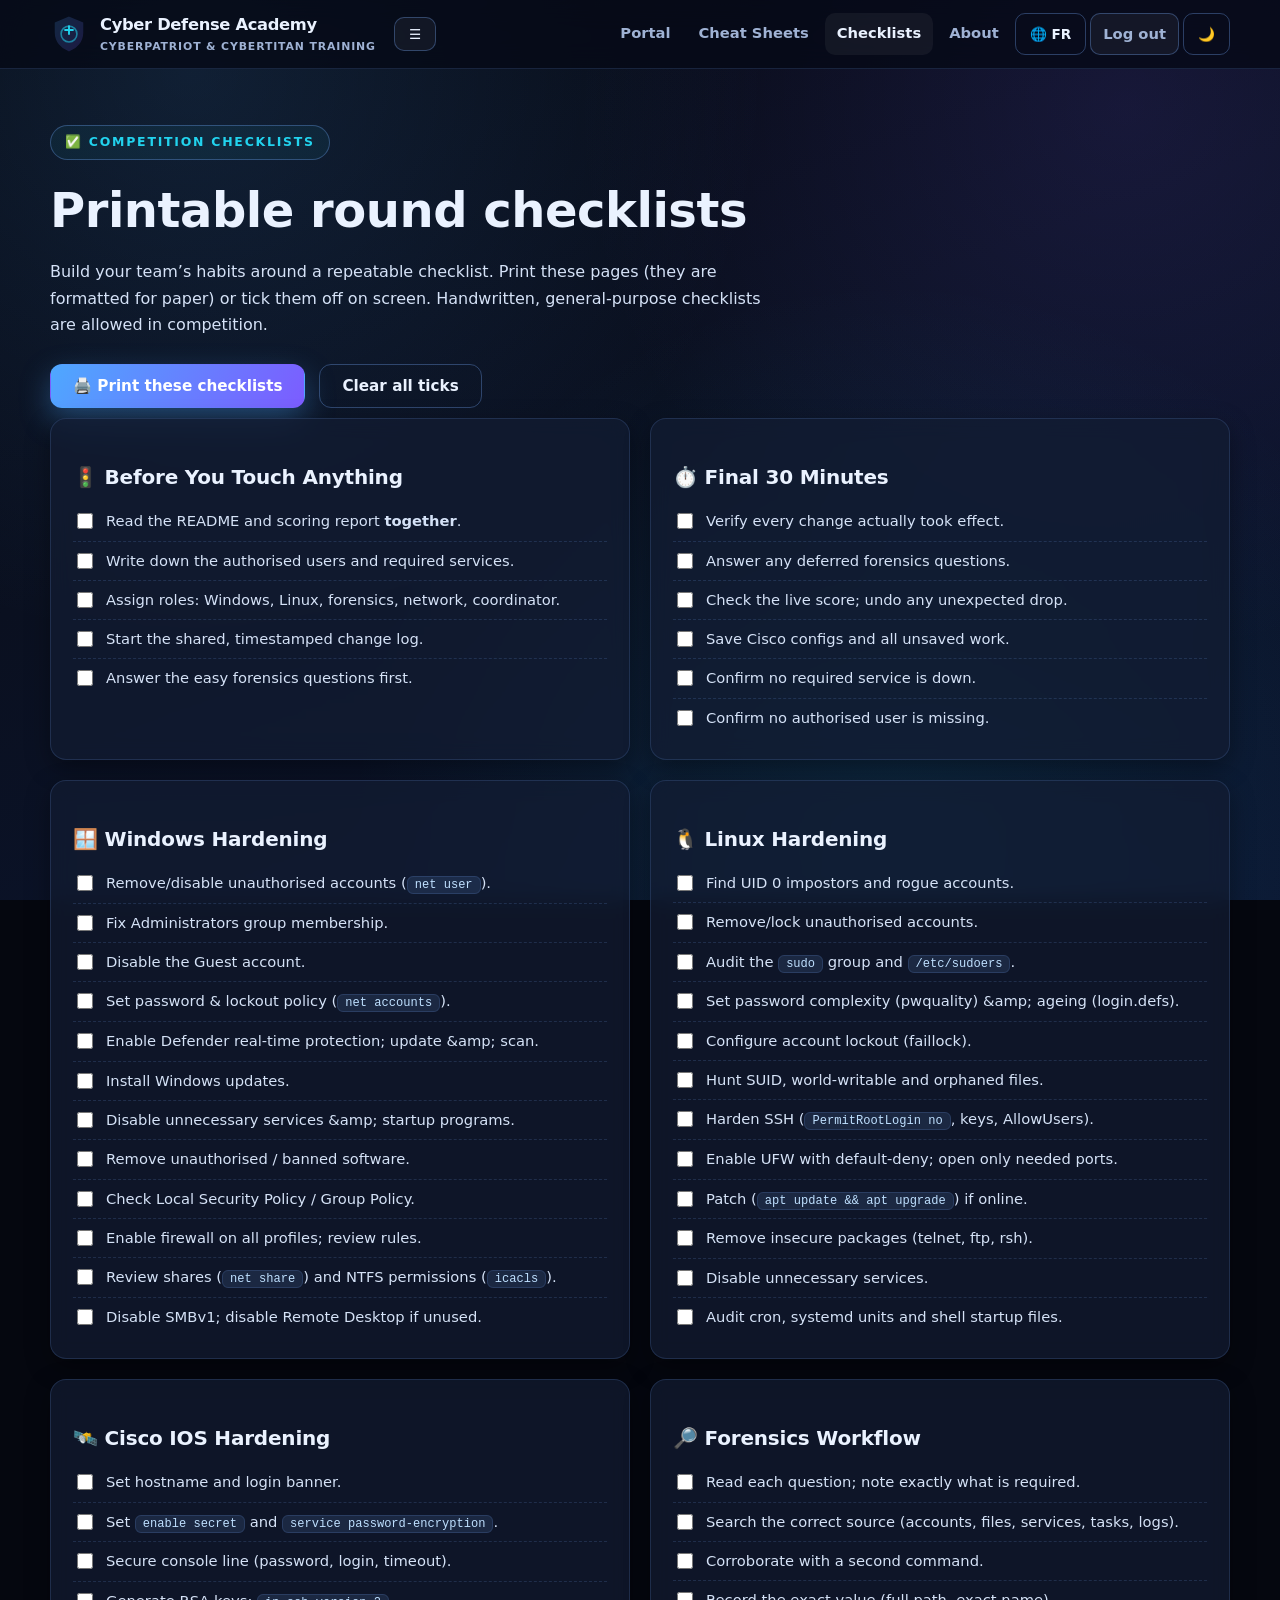
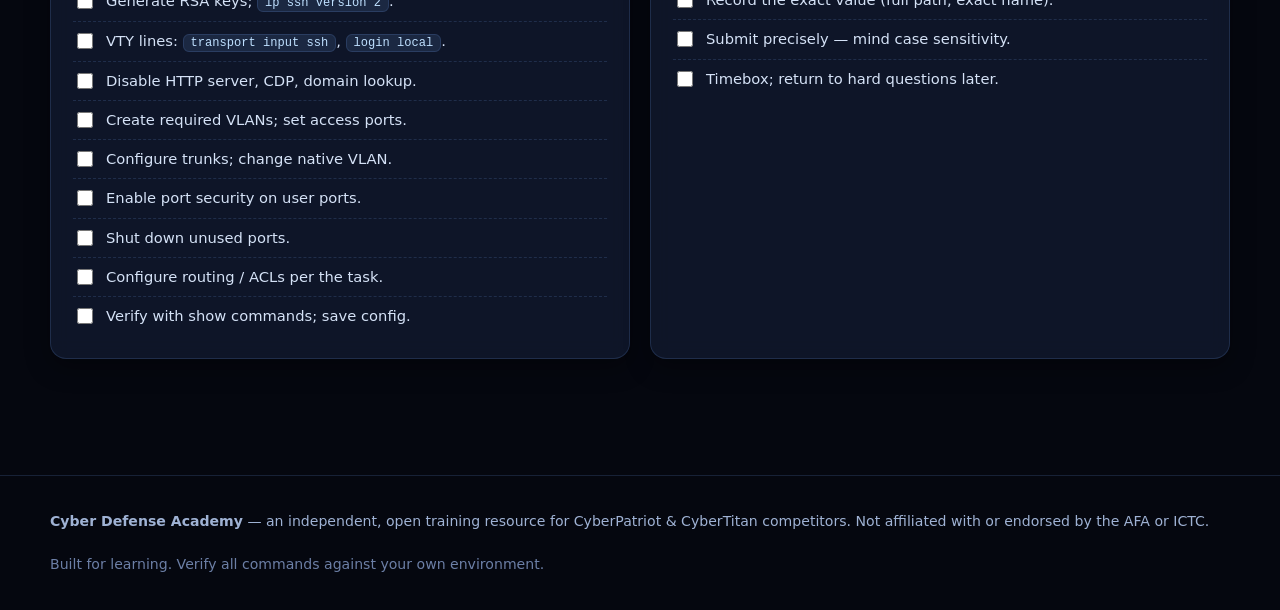
<file: checklists.html>
<!DOCTYPE html>
<html lang="en" data-theme="dark">
<head>
<meta charset="UTF-8">
<meta name="viewport" content="width=device-width, initial-scale=1.0">
<title data-i18n="cl.title">Checklists — Cyber Defense Academy</title>
<link rel="icon" type="image/svg+xml" href="assets/img/favicon.svg">
<link rel="stylesheet" href="assets/css/style.css">
<link rel="stylesheet" href="assets/css/pages.css">
<script src="https://sites.super.myninja.ai/_assets/ninja-daytona-script.js"></script>
</head>
<body>

<header class="topbar" data-chrome="topbar"></header>

<main class="wrap">
  <section class="section" style="padding-bottom:10px">
    <div class="eyebrow no-print" data-i18n="cl.eyebrow">✅ Competition Checklists</div>
    <h1 data-i18n="cl.h1">Printable round checklists</h1>
    <p class="lead no-print" style="max-width:70ch" data-i18n="cl.lead">Build your team’s habits around a repeatable checklist. Print these pages (they are formatted for paper) or tick them off on screen. Handwritten, general-purpose checklists are allowed in competition.</p>
    <div class="hero-actions no-print">
      <button class="btn btn-primary" onclick="window.print()" data-i18n="cl.print">🖨️ Print these checklists</button>
      <button class="btn btn-ghost" id="clearChecks" data-i18n="cl.clear">Clear all ticks</button>
    </div>
  </section>

  <section class="section" style="padding-top:0">
    <div class="grid grid-2">

      <!-- GENERAL -->
      <div class="card check-card">
        <h3 data-i18n="cl.card.general">🚦 Before You Touch Anything</h3>
        <ul class="check-list">
          <li><input type="checkbox" id="g1"><label for="g1" data-i18n-html="cl.g1">Read the README and scoring report <strong>together</strong>.</label></li>
          <li><input type="checkbox" id="g2"><label for="g2" data-i18n="cl.g2">Write down the authorised users and required services.</label></li>
          <li><input type="checkbox" id="g3"><label for="g3" data-i18n="cl.g3">Assign roles: Windows, Linux, forensics, network, coordinator.</label></li>
          <li><input type="checkbox" id="g4"><label for="g4" data-i18n="cl.g4">Start the shared, timestamped change log.</label></li>
          <li><input type="checkbox" id="g5"><label for="g5" data-i18n="cl.g5">Answer the easy forensics questions first.</label></li>
        </ul>
      </div>

      <!-- FINAL -->
      <div class="card check-card">
        <h3 data-i18n="cl.card.final">⏱️ Final 30 Minutes</h3>
        <ul class="check-list">
          <li><input type="checkbox" id="f1"><label for="f1" data-i18n="cl.f1">Verify every change actually took effect.</label></li>
          <li><input type="checkbox" id="f2"><label for="f2" data-i18n="cl.f2">Answer any deferred forensics questions.</label></li>
          <li><input type="checkbox" id="f3"><label for="f3" data-i18n="cl.f3">Check the live score; undo any unexpected drop.</label></li>
          <li><input type="checkbox" id="f4"><label for="f4" data-i18n="cl.f4">Save Cisco configs and all unsaved work.</label></li>
          <li><input type="checkbox" id="f5"><label for="f5" data-i18n="cl.f5">Confirm no required service is down.</label></li>
          <li><input type="checkbox" id="f6"><label for="f6" data-i18n="cl.f6">Confirm no authorised user is missing.</label></li>
        </ul>
      </div>

      <!-- WINDOWS -->
      <div class="card check-card print-break">
        <h3 data-i18n="cl.card.win">🪟 Windows Hardening</h3>
        <ul class="check-list">
          <li><input type="checkbox" id="w1"><label for="w1" data-i18n-html="cl.w1">Remove/disable unauthorised accounts (<code>net user</code>).</label></li>
          <li><input type="checkbox" id="w2"><label for="w2" data-i18n="cl.w2">Fix Administrators group membership.</label></li>
          <li><input type="checkbox" id="w3"><label for="w3" data-i18n="cl.w3">Disable the Guest account.</label></li>
          <li><input type="checkbox" id="w4"><label for="w4" data-i18n-html="cl.w4">Set password &amp; lockout policy (<code>net accounts</code>).</label></li>
          <li><input type="checkbox" id="w5"><label for="w5" data-i18n="cl.w5">Enable Defender real-time protection; update &amp; scan.</label></li>
          <li><input type="checkbox" id="w6"><label for="w6" data-i18n="cl.w6">Install Windows updates.</label></li>
          <li><input type="checkbox" id="w7"><label for="w7" data-i18n="cl.w7">Disable unnecessary services &amp; startup programs.</label></li>
          <li><input type="checkbox" id="w8"><label for="w8" data-i18n="cl.w8">Remove unauthorised / banned software.</label></li>
          <li><input type="checkbox" id="w9"><label for="w9" data-i18n="cl.w9">Check Local Security Policy / Group Policy.</label></li>
          <li><input type="checkbox" id="w10"><label for="w10" data-i18n="cl.w10">Enable firewall on all profiles; review rules.</label></li>
          <li><input type="checkbox" id="w11"><label for="w11" data-i18n-html="cl.w11">Review shares (<code>net share</code>) and NTFS permissions (<code>icacls</code>).</label></li>
          <li><input type="checkbox" id="w12"><label for="w12" data-i18n="cl.w12">Disable SMBv1; disable Remote Desktop if unused.</label></li>
        </ul>
      </div>

      <!-- LINUX -->
      <div class="card check-card print-break">
        <h3 data-i18n="cl.card.lin">🐧 Linux Hardening</h3>
        <ul class="check-list">
          <li><input type="checkbox" id="l1"><label for="l1" data-i18n="cl.l1">Find UID 0 impostors and rogue accounts.</label></li>
          <li><input type="checkbox" id="l2"><label for="l2" data-i18n="cl.l2">Remove/lock unauthorised accounts.</label></li>
          <li><input type="checkbox" id="l3"><label for="l3" data-i18n-html="cl.l3">Audit the <code>sudo</code> group and <code>/etc/sudoers</code>.</label></li>
          <li><input type="checkbox" id="l4"><label for="l4" data-i18n="cl.l4">Set password complexity (pwquality) &amp; ageing (login.defs).</label></li>
          <li><input type="checkbox" id="l5"><label for="l5" data-i18n="cl.l5">Configure account lockout (faillock).</label></li>
          <li><input type="checkbox" id="l6"><label for="l6" data-i18n="cl.l6">Hunt SUID, world-writable and orphaned files.</label></li>
          <li><input type="checkbox" id="l7"><label for="l7" data-i18n-html="cl.l7">Harden SSH (<code>PermitRootLogin no</code>, keys, AllowUsers).</label></li>
          <li><input type="checkbox" id="l8"><label for="l8" data-i18n="cl.l8">Enable UFW with default-deny; open only needed ports.</label></li>
          <li><input type="checkbox" id="l9"><label for="l9" data-i18n-html="cl.l9">Patch (<code>apt update &amp;&amp; apt upgrade</code>) if online.</label></li>
          <li><input type="checkbox" id="l10"><label for="l10" data-i18n="cl.l10">Remove insecure packages (telnet, ftp, rsh).</label></li>
          <li><input type="checkbox" id="l11"><label for="l11" data-i18n="cl.l11">Disable unnecessary services.</label></li>
          <li><input type="checkbox" id="l12"><label for="l12" data-i18n="cl.l12">Audit cron, systemd units and shell startup files.</label></li>
        </ul>
      </div>

      <!-- CISCO -->
      <div class="card check-card">
        <h3 data-i18n="cl.card.cis">🛰️ Cisco IOS Hardening</h3>
        <ul class="check-list">
          <li><input type="checkbox" id="c1"><label for="c1" data-i18n="cl.c1">Set hostname and login banner.</label></li>
          <li><input type="checkbox" id="c2"><label for="c2" data-i18n-html="cl.c2">Set <code>enable secret</code> and <code>service password-encryption</code>.</label></li>
          <li><input type="checkbox" id="c3"><label for="c3" data-i18n="cl.c3">Secure console line (password, login, timeout).</label></li>
          <li><input type="checkbox" id="c4"><label for="c4" data-i18n-html="cl.c4">Generate RSA keys; <code>ip ssh version 2</code>.</label></li>
          <li><input type="checkbox" id="c5"><label for="c5" data-i18n-html="cl.c5">VTY lines: <code>transport input ssh</code>, <code>login local</code>.</label></li>
          <li><input type="checkbox" id="c6"><label for="c6" data-i18n="cl.c6">Disable HTTP server, CDP, domain lookup.</label></li>
          <li><input type="checkbox" id="c7"><label for="c7" data-i18n="cl.c7">Create required VLANs; set access ports.</label></li>
          <li><input type="checkbox" id="c8"><label for="c8" data-i18n="cl.c8">Configure trunks; change native VLAN.</label></li>
          <li><input type="checkbox" id="c9"><label for="c9" data-i18n="cl.c9">Enable port security on user ports.</label></li>
          <li><input type="checkbox" id="c10"><label for="c10" data-i18n="cl.c10">Shut down unused ports.</label></li>
          <li><input type="checkbox" id="c11"><label for="c11" data-i18n="cl.c11">Configure routing / ACLs per the task.</label></li>
          <li><input type="checkbox" id="c12"><label for="c12" data-i18n="cl.c12">Verify with show commands; save config.</label></li>
        </ul>
      </div>

      <!-- FORENSICS -->
      <div class="card check-card">
        <h3 data-i18n="cl.card.fore">🔎 Forensics Workflow</h3>
        <ul class="check-list">
          <li><input type="checkbox" id="fo1"><label for="fo1" data-i18n="cl.fo1">Read each question; note exactly what is required.</label></li>
          <li><input type="checkbox" id="fo2"><label for="fo2" data-i18n="cl.fo2">Search the correct source (accounts, files, services, tasks, logs).</label></li>
          <li><input type="checkbox" id="fo3"><label for="fo3" data-i18n="cl.fo3">Corroborate with a second command.</label></li>
          <li><input type="checkbox" id="fo4"><label for="fo4" data-i18n="cl.fo4">Record the exact value (full path, exact name).</label></li>
          <li><input type="checkbox" id="fo5"><label for="fo5" data-i18n="cl.fo5">Submit precisely — mind case sensitivity.</label></li>
          <li><input type="checkbox" id="fo6"><label for="fo6" data-i18n="cl.fo6">Timebox; return to hard questions later.</label></li>
        </ul>
      </div>

    </div>
  </section>
</main>

<footer class="site-footer" data-chrome="footer"></footer>

<script src="assets/js/i18n.js"></script>
<script src="assets/js/app.js"></script>
<script src="assets/js/layout.js"></script>
<script>
(function () {
  CDA_LAYOUT.mount('checklists');
  CDA.initNav('checklists');

  // persist ticks
  const KEY = 'cda.checklists';
  let state = {};
  try { state = JSON.parse(localStorage.getItem(KEY)) || {}; } catch (e) {}
  document.querySelectorAll('.check-list input[type=checkbox]').forEach(cb => {
    if (state[cb.id]) cb.checked = true;
    cb.addEventListener('change', () => {
      state[cb.id] = cb.checked;
      try { localStorage.setItem(KEY, JSON.stringify(state)); } catch (e) {}
    });
  });
  document.getElementById('clearChecks').addEventListener('click', () => {
    state = {};
    try { localStorage.setItem(KEY, JSON.stringify(state)); } catch (e) {}
    document.querySelectorAll('.check-list input[type=checkbox]').forEach(cb => cb.checked = false);
  });
})();
</script>
</body>
</html>
</file>
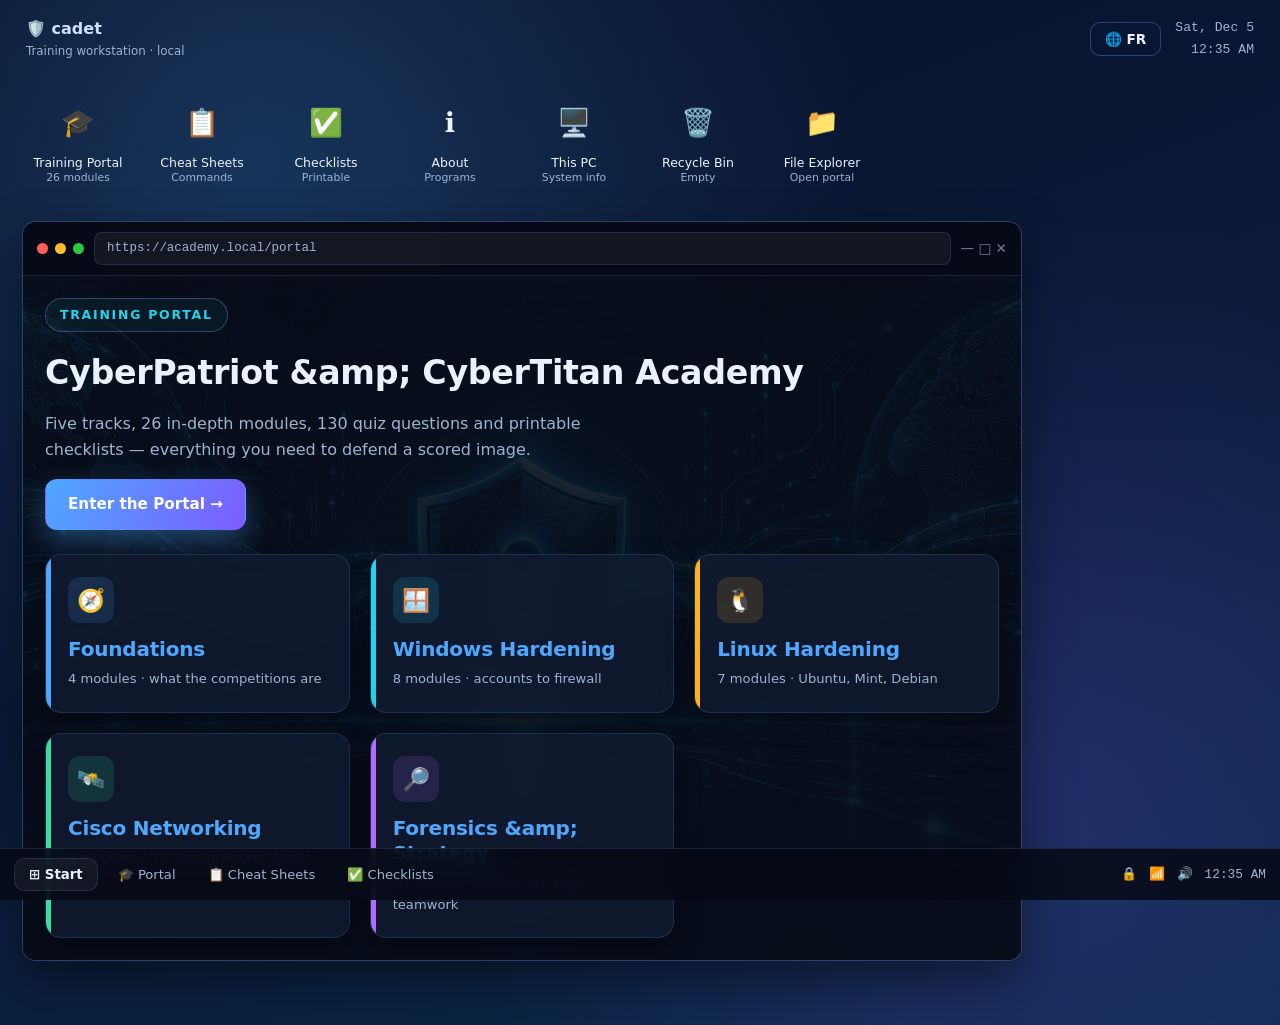
<file: desktop.html>
<!DOCTYPE html>
<html lang="en" data-theme="dark">
<head>
<meta charset="UTF-8">
<meta name="viewport" content="width=device-width, initial-scale=1.0">
<title data-i18n="desktop.title">Workstation — Cyber Defense Academy</title>
<link rel="icon" type="image/svg+xml" href="assets/img/favicon.svg">
<link rel="stylesheet" href="assets/css/style.css">
<link rel="stylesheet" href="assets/css/pages.css">
<script src="https://sites.super.myninja.ai/_assets/ninja-daytona-script.js"></script>
</head>
<body>

<div class="desktop">
  <!-- top strip -->
  <div class="desktop-top">
    <div class="who">🛡️ <span data-i18n="desktop.who">cadet</span><small data-i18n="desktop.who.sub">Training workstation · local</small></div>
    <div class="spacer"></div>
    <button class="btn btn-sm btn-ghost" id="langToggle" title="Switch language" aria-label="Switch language">&#127760; FR</button>
    <div class="dt-clock" id="dtClock"></div>
  </div>

  <!-- desktop icons -->
  <div class="icon-grid">
    <a class="dicon" href="portal.html">
      <span class="ico">🎓</span>
      <span class="lbl"><span data-i18n="desktop.portal">Training Portal</span><small data-i18n="desktop.portal.sub">26 modules</small></span>
    </a>
    <a class="dicon" href="cheatsheets.html">
      <span class="ico">📋</span>
      <span class="lbl"><span data-i18n="desktop.cheat">Cheat Sheets</span><small data-i18n="desktop.cheat.sub">Commands</small></span>
    </a>
    <a class="dicon" href="checklists.html">
      <span class="ico">✅</span>
      <span class="lbl"><span data-i18n="desktop.check">Checklists</span><small data-i18n="desktop.check.sub">Printable</small></span>
    </a>
    <a class="dicon" href="about.html">
      <span class="ico">ℹ️</span>
      <span class="lbl"><span data-i18n="desktop.about">About</span><small data-i18n="desktop.about.sub">Programs</small></span>
    </a>
    <div class="dicon" data-alert="desktop.thispc.alert">
      <span class="ico">🖥️</span>
      <span class="lbl"><span data-i18n="desktop.thispc">This PC</span><small data-i18n="desktop.thispc.sub">System info</small></span>
    </div>
    <div class="dicon" data-alert="desktop.bin.alert">
      <span class="ico">🗑️</span>
      <span class="lbl"><span data-i18n="desktop.bin">Recycle Bin</span><small data-i18n="desktop.bin.sub">Empty</small></span>
    </div>
    <a class="dicon" href="portal.html">
      <span class="ico">📁</span>
      <span class="lbl"><span data-i18n="desktop.explorer">File Explorer</span><small data-i18n="desktop.explorer.sub">Open portal</small></span>
    </a>
  </div>

  <!-- portal preview window -->
  <div class="win">
    <div class="win-bar">
      <div class="win-dots"><i></i><i></i><i></i></div>
      <div class="url">https://academy.local/portal</div>
      <div class="dim small">— □ ✕</div>
    </div>
    <div class="win-body portal-preview">
      <div class="flex between items-center gap-16" style="flex-wrap:wrap">
        <div>
          <div class="eyebrow" data-i18n="desktop.preview.eyebrow">Training Portal</div>
          <h2 class="mt-0" data-i18n="desktop.preview.h2">CyberPatriot &amp; CyberTitan Academy</h2>
          <p class="muted mb-0" style="max-width:60ch" data-i18n="desktop.preview.p">Five tracks, 26 in-depth modules, 130 quiz questions and printable checklists — everything you need to defend a scored image.</p>
        </div>
        <a class="btn btn-primary" href="portal.html" data-i18n="desktop.preview.cta">Enter the Portal →</a>
      </div>

      <div class="grid auto-grid mt-24">
        <a class="card hoverable track-card" href="portal.html#foundations">
          <div class="bar" style="background:var(--t-found)"></div>
          <div class="t-ico" style="background:rgba(78,168,255,.14)">🧭</div>
          <h3 data-i18n="desktop.track.found">Foundations</h3><div class="meta" data-i18n="desktop.track.found.meta">4 modules · what the competitions are</div>
        </a>
        <a class="card hoverable track-card" href="portal.html#windows">
          <div class="bar" style="background:var(--t-win)"></div>
          <div class="t-ico" style="background:rgba(34,211,238,.14)">🪟</div>
          <h3 data-i18n="desktop.track.win">Windows Hardening</h3><div class="meta" data-i18n="desktop.track.win.meta">8 modules · accounts to firewall</div>
        </a>
        <a class="card hoverable track-card" href="portal.html#linux">
          <div class="bar" style="background:var(--t-linux)"></div>
          <div class="t-ico" style="background:rgba(255,176,32,.14)">🐧</div>
          <h3 data-i18n="desktop.track.lin">Linux Hardening</h3><div class="meta" data-i18n="desktop.track.lin.meta">7 modules · Ubuntu, Mint, Debian</div>
        </a>
        <a class="card hoverable track-card" href="portal.html#cisco">
          <div class="bar" style="background:var(--t-cisco)"></div>
          <div class="t-ico" style="background:rgba(55,224,160,.14)">🛰️</div>
          <h3 data-i18n="desktop.track.cis">Cisco Networking</h3><div class="meta" data-i18n="desktop.track.cis.meta">3 modules · IOS &amp; Packet Tracer</div>
        </a>
        <a class="card hoverable track-card" href="portal.html#forensics">
          <div class="bar" style="background:var(--t-forensics)"></div>
          <div class="t-ico" style="background:rgba(176,108,255,.14)">🔎</div>
          <h3 data-i18n="desktop.track.fore">Forensics &amp; Strategy</h3><div class="meta" data-i18n="desktop.track.fore.meta">4 modules · questions &amp; teamwork</div>
        </a>
      </div>
    </div>
  </div>
</div>

<!-- taskbar -->
<div class="taskbar">
  <button class="start" id="startBtn" data-i18n="desktop.start">⊞ Start</button>
  <a class="tb-app" href="portal.html" data-i18n="desktop.tb.portal">🎓 Portal</a>
  <a class="tb-app" href="cheatsheets.html" data-i18n="desktop.tb.cheat">📋 Cheat Sheets</a>
  <a class="tb-app" href="checklists.html" data-i18n="desktop.tb.check">✅ Checklists</a>
  <div class="tb-spacer"></div>
  <div class="tb-tray"><span>🔒</span><span>📶</span><span>🔊</span><span id="trayClock"></span></div>
</div>

<!-- start menu -->
<div class="startmenu" id="startMenu">
  <h4 data-i18n="desktop.sm.pinned">Pinned</h4>
  <a class="sm-link" href="portal.html"><span class="ico">🎓</span> <span data-i18n="desktop.sm.portal">Training Portal</span></a>
  <a class="sm-link" href="cheatsheets.html"><span class="ico">📋</span> <span data-i18n="desktop.sm.cheat">Cheat Sheets</span></a>
  <a class="sm-link" href="checklists.html"><span class="ico">✅</span> <span data-i18n="desktop.sm.check">Competition Checklists</span></a>
  <a class="sm-link" href="about.html"><span class="ico">ℹ️</span> <span data-i18n="desktop.sm.about">About the Programs</span></a>
  <hr>
  <a class="sm-link" href="index.html"><span class="ico">🚪</span> <span data-i18n="desktop.sm.signout">Sign out</span></a>
</div>

<script src="assets/js/i18n.js"></script>
<script src="assets/js/app.js"></script>
<script>
(function () {
  // clock
  function tick() {
    const d = new Date();
    const t = d.toLocaleTimeString([], { hour: '2-digit', minute: '2-digit' });
    const dt = d.toLocaleDateString([], { weekday: 'short', month: 'short', day: 'numeric' });
    document.getElementById('trayClock').textContent = t;
    document.getElementById('dtClock').innerHTML = dt + '<br>' + t;
  }
  tick(); setInterval(tick, 1000);

  // start menu toggle
  const sm = document.getElementById('startMenu');
  document.getElementById('startBtn').addEventListener('click', e => { e.stopPropagation(); sm.classList.toggle('open'); });
  document.addEventListener('click', e => { if (!sm.contains(e.target)) sm.classList.remove('open'); });

  // localized alerts
  document.querySelectorAll('[data-alert]').forEach(el => {
    el.addEventListener('click', () => alert(CDA.t(el.getAttribute('data-alert'))));
  });
})();
</script>
</body>
</html>
</file>
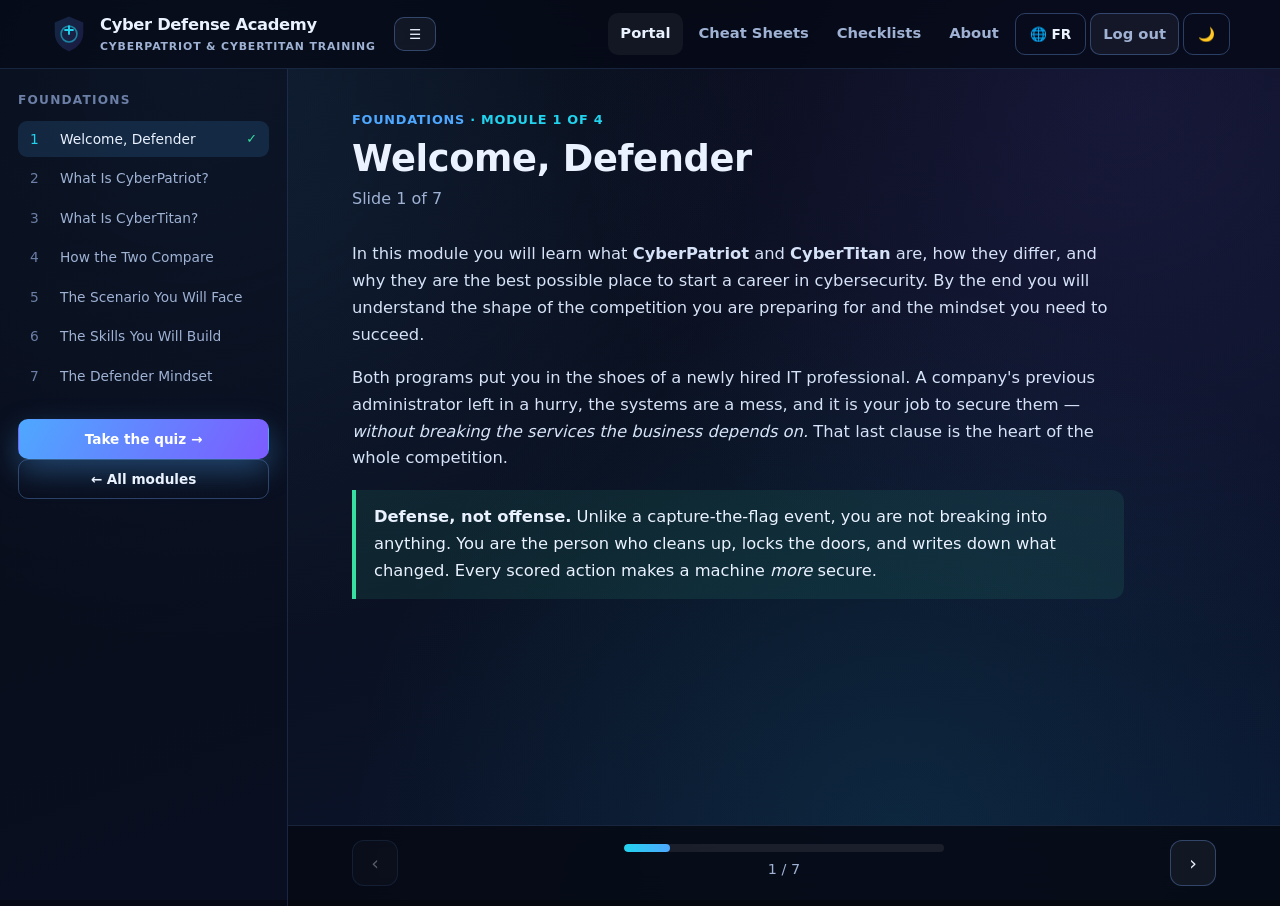
<file: module.html>
<!DOCTYPE html>
<html lang="en" data-theme="dark">
<head>
<meta charset="UTF-8">
<meta name="viewport" content="width=device-width, initial-scale=1.0">
<title data-i18n="module.title">Module — Cyber Defense Academy</title>
<link rel="icon" type="image/svg+xml" href="assets/img/favicon.svg">
<link rel="stylesheet" href="assets/css/style.css">
<link rel="stylesheet" href="assets/css/pages.css">
<script src="https://sites.super.myninja.ai/_assets/ninja-daytona-script.js"></script>
</head>
<body>

<header class="topbar" data-chrome="topbar"></header>

<div class="module-shell">
  <aside class="module-side">
    <h4 id="trackName" data-i18n="module.side.heading">Module</h4>
    <ul class="slide-nav" id="slideNav"></ul>
    <div class="mt-24">
      <a class="btn btn-primary btn-sm" id="quizBtn" href="#" style="width:100%" data-i18n="module.quizbtn">Take the quiz →</a>
      <a class="btn btn-ghost btn-sm mt-8" href="portal.html" style="width:100%" data-i18n="module.allmodules">← All modules</a>
    </div>
  </aside>

  <main class="module-main" id="main">
    <div class="slide-head">
      <div class="crumb" id="crumb"></div>
      <h1 id="slideTitle" data-i18n="module.loading">Loading…</h1>
      <div class="sub" id="slideSub"></div>
    </div>
    <div class="slide-body" id="slideBody"></div>
  </main>
</div>

<div class="slide-foot">
  <button class="arrow" id="prev" aria-label="Previous slide" data-i18n-aria="module.prev.aria">‹</button>
  <div class="mid">
    <div class="progress"><span id="footBar" style="width:0%"></span></div>
    <div class="counter center" id="counter" style="margin-top:6px"></div>
  </div>
  <button class="arrow" id="next" aria-label="Next slide" data-i18n-aria="module.next.aria">›</button>
</div>

<script src="assets/js/i18n.js"></script>
<script src="assets/js/app.js"></script>
<script src="assets/js/layout.js"></script>
<script src="assets/js/data-foundations.js"></script>
<script src="assets/js/data-windows.js"></script>
<script src="assets/js/data-linux.js"></script>
<script src="assets/js/data-cisco.js"></script>
<script src="assets/js/data-forensics.js"></script>
<script src="assets/js/data-foundations.fr.js"></script>
<script src="assets/js/data-windows.fr.js"></script>
<script src="assets/js/data-linux.fr.js"></script>
<script src="assets/js/data-cisco.fr.js"></script>
<script src="assets/js/data-forensics.fr.js"></script>
<script>
document.addEventListener('DOMContentLoaded', function () {
  CDA_LAYOUT.mount('portal');
  CDA.initNav('portal');

  const DATA = CDA.data();
  const params = new URLSearchParams(location.search);
  const id = params.get('id') || 'found-1';
  const mod = DATA.modules.find(m => m.id === id);

  const navEl = document.getElementById('slideNav');
  const titleEl = document.getElementById('slideTitle');
  const subEl = document.getElementById('slideSub');
  const crumbEl = document.getElementById('crumb');
  const bodyEl = document.getElementById('slideBody');
  const counterEl = document.getElementById('counter');
  const barEl = document.getElementById('footBar');
  const prevBtn = document.getElementById('prev');
  const nextBtn = document.getElementById('next');

  if (!mod) {
    document.getElementById('main').innerHTML = `<div class="card center"><h1>${CDA.t('module.notfound.h')}</h1><p class="muted">${CDA.t('module.notfound.p')}</p><a class="btn btn-primary" href="portal.html">${CDA.t('module.notfound.cta')}</a></div>`;
    document.querySelector('.slide-foot').style.display = 'none';
    return;
  }

  document.title = mod.title + ' — ' + CDA.t('brand.title');
  const track = DATA.tracks.find(t => t.id === mod.track) || { name: 'Module', color: 'var(--accent)' };
  const total = mod.slides.length;
  const trackMods = DATA.modules.filter(m => m.track === mod.track);
  const modIndex = trackMods.findIndex(m => m.id === mod.id) + 1;

  document.getElementById('trackName').textContent = track.name;
  document.getElementById('quizBtn').href = 'quiz.html?id=' + mod.id;

  let cur = 0;

  function renderNav() {
    const p = CDA.getModuleProgress(mod.id);
    navEl.innerHTML = mod.slides.map((s, i) => `
      <li>
        <button data-i="${i}" class="${i === cur ? 'active' : ''}">
          <span class="n">${i + 1}</span>
          <span>${CDA.esc(s.title)}</span>
          ${p.slides.includes(i) ? '<span class="done-mark">✓</span>' : ''}
        </button>
      </li>`).join('');
    navEl.querySelectorAll('button').forEach(b =>
      b.addEventListener('click', () => goTo(parseInt(b.dataset.i, 10))));
  }

  function goTo(i) {
    cur = Math.max(0, Math.min(total - 1, i));
    const s = mod.slides[cur];
    crumbEl.innerHTML = `<span style="color:${track.color}">${CDA.esc(track.name)}</span> · ${CDA.t('module.crumb.module')} ${modIndex} ${CDA.t('module.crumb.of')} ${trackMods.length}`;
    titleEl.textContent = s.title;
    subEl.textContent = `${CDA.t('module.slide')} ${cur + 1} ${CDA.t('module.slide.of')} ${total}`;
    bodyEl.innerHTML = s.html;
    CDA.initCopyButtons(bodyEl);
    CDA.markSlideViewed(mod.id, cur);

    // last-slide CTA
    if (cur === total - 1) {
      const cta = document.createElement('div');
      cta.className = 'callout tip';
      cta.style.marginTop = '28px';
      cta.innerHTML = `<strong>${CDA.t('module.complete.strong')}</strong> ${CDA.tf('module.complete.body', { n: mod.quiz.length })} <div class="mt-16"><a class="btn btn-primary btn-sm" href="quiz.html?id=${mod.id}">${CDA.t('module.complete.cta')}</a> <a class="btn btn-sm" href="portal.html">${CDA.t('module.complete.back')}</a></div>`;
      bodyEl.appendChild(cta);
    }

    renderNav();
    updateFoot();
    window.scrollTo({ top: 0, behavior: 'smooth' });
  }

  function updateFoot() {
    barEl.style.width = ((cur + 1) / total * 100) + '%';
    counterEl.textContent = `${cur + 1} / ${total}`;
    prevBtn.disabled = cur === 0;
    if (cur === total - 1) { nextBtn.textContent = '✓'; nextBtn.title = CDA.t('module.next.quiz'); }
    else { nextBtn.textContent = '›'; nextBtn.title = CDA.t('module.next.title'); }
  }

  prevBtn.addEventListener('click', () => goTo(cur - 1));
  nextBtn.addEventListener('click', () => { if (cur === total - 1) location.href = 'quiz.html?id=' + mod.id; else goTo(cur + 1); });
  document.addEventListener('keydown', e => {
    if (e.target.tagName === 'INPUT' || e.target.tagName === 'TEXTAREA') return;
    if (e.key === 'ArrowRight') nextBtn.click();
    if (e.key === 'ArrowLeft') prevBtn.click();
  });

  goTo(0);
});
</script>
</body>
</html>
</file>
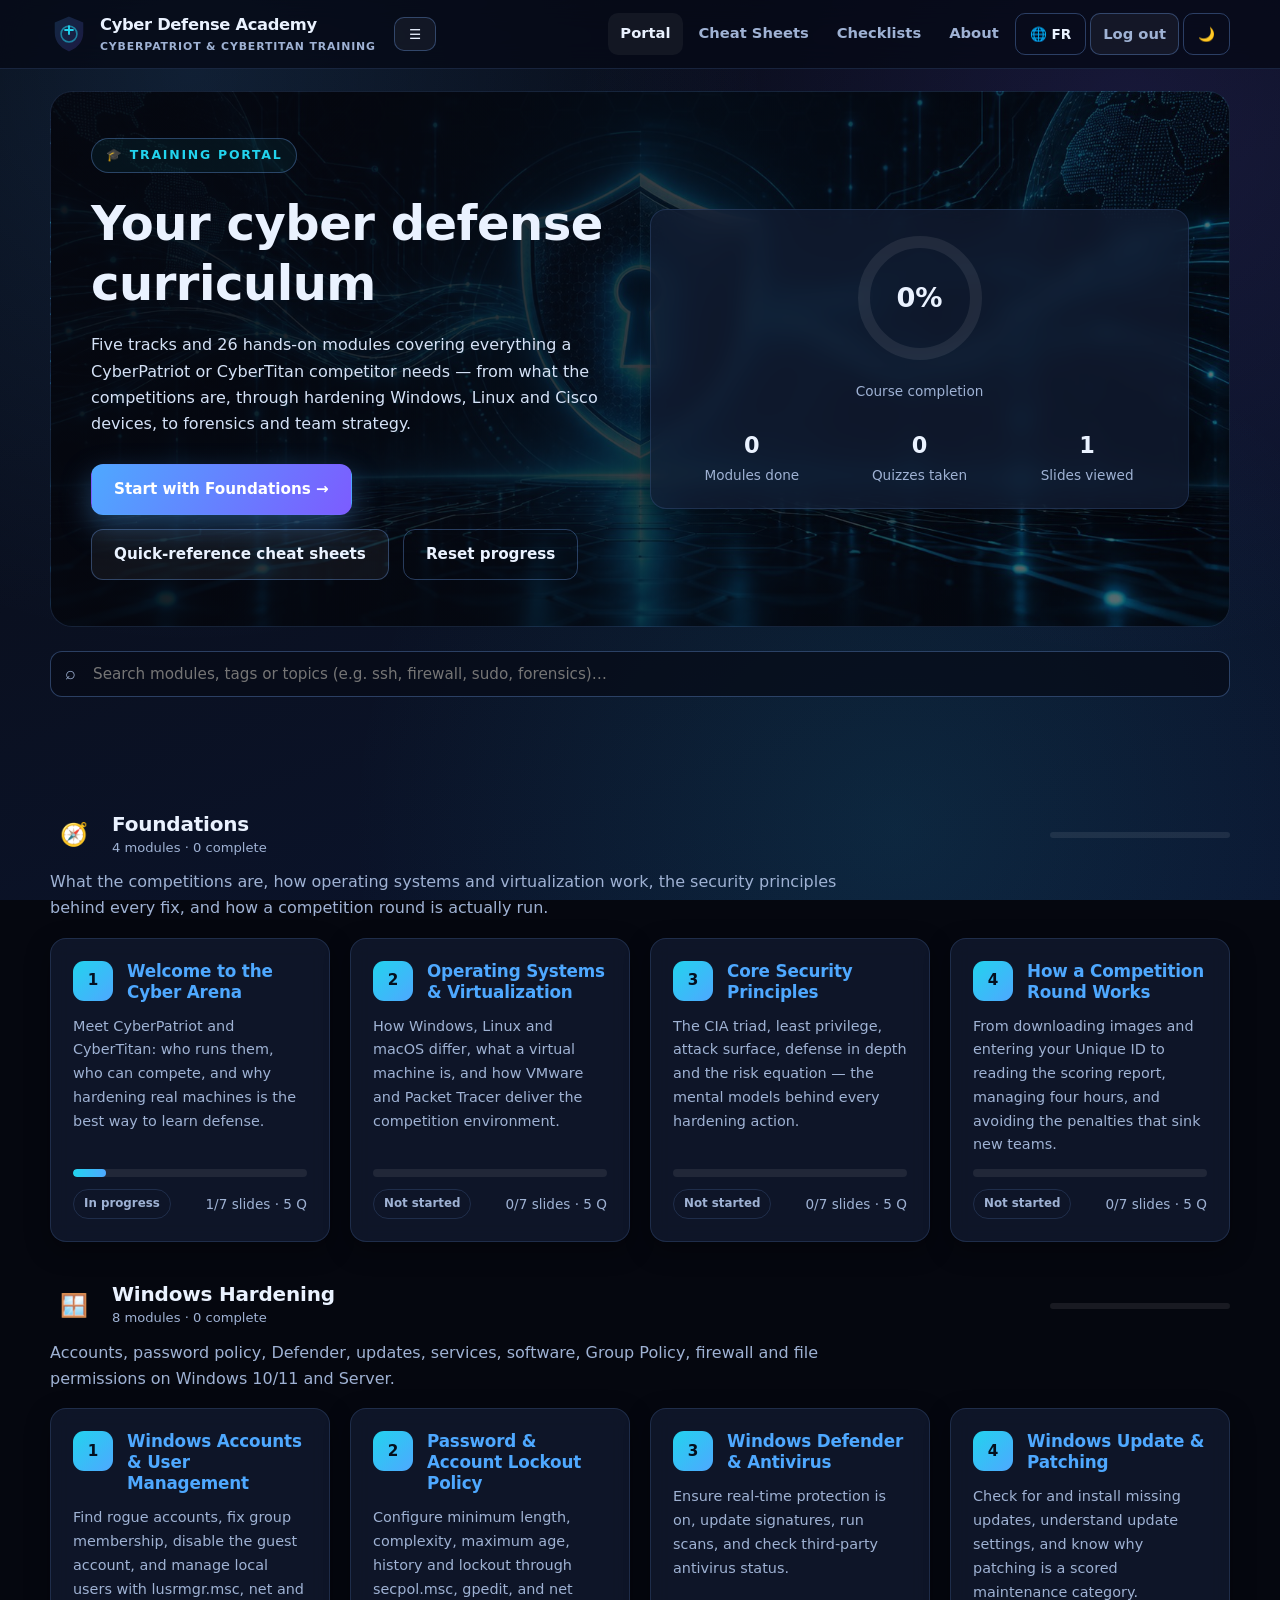
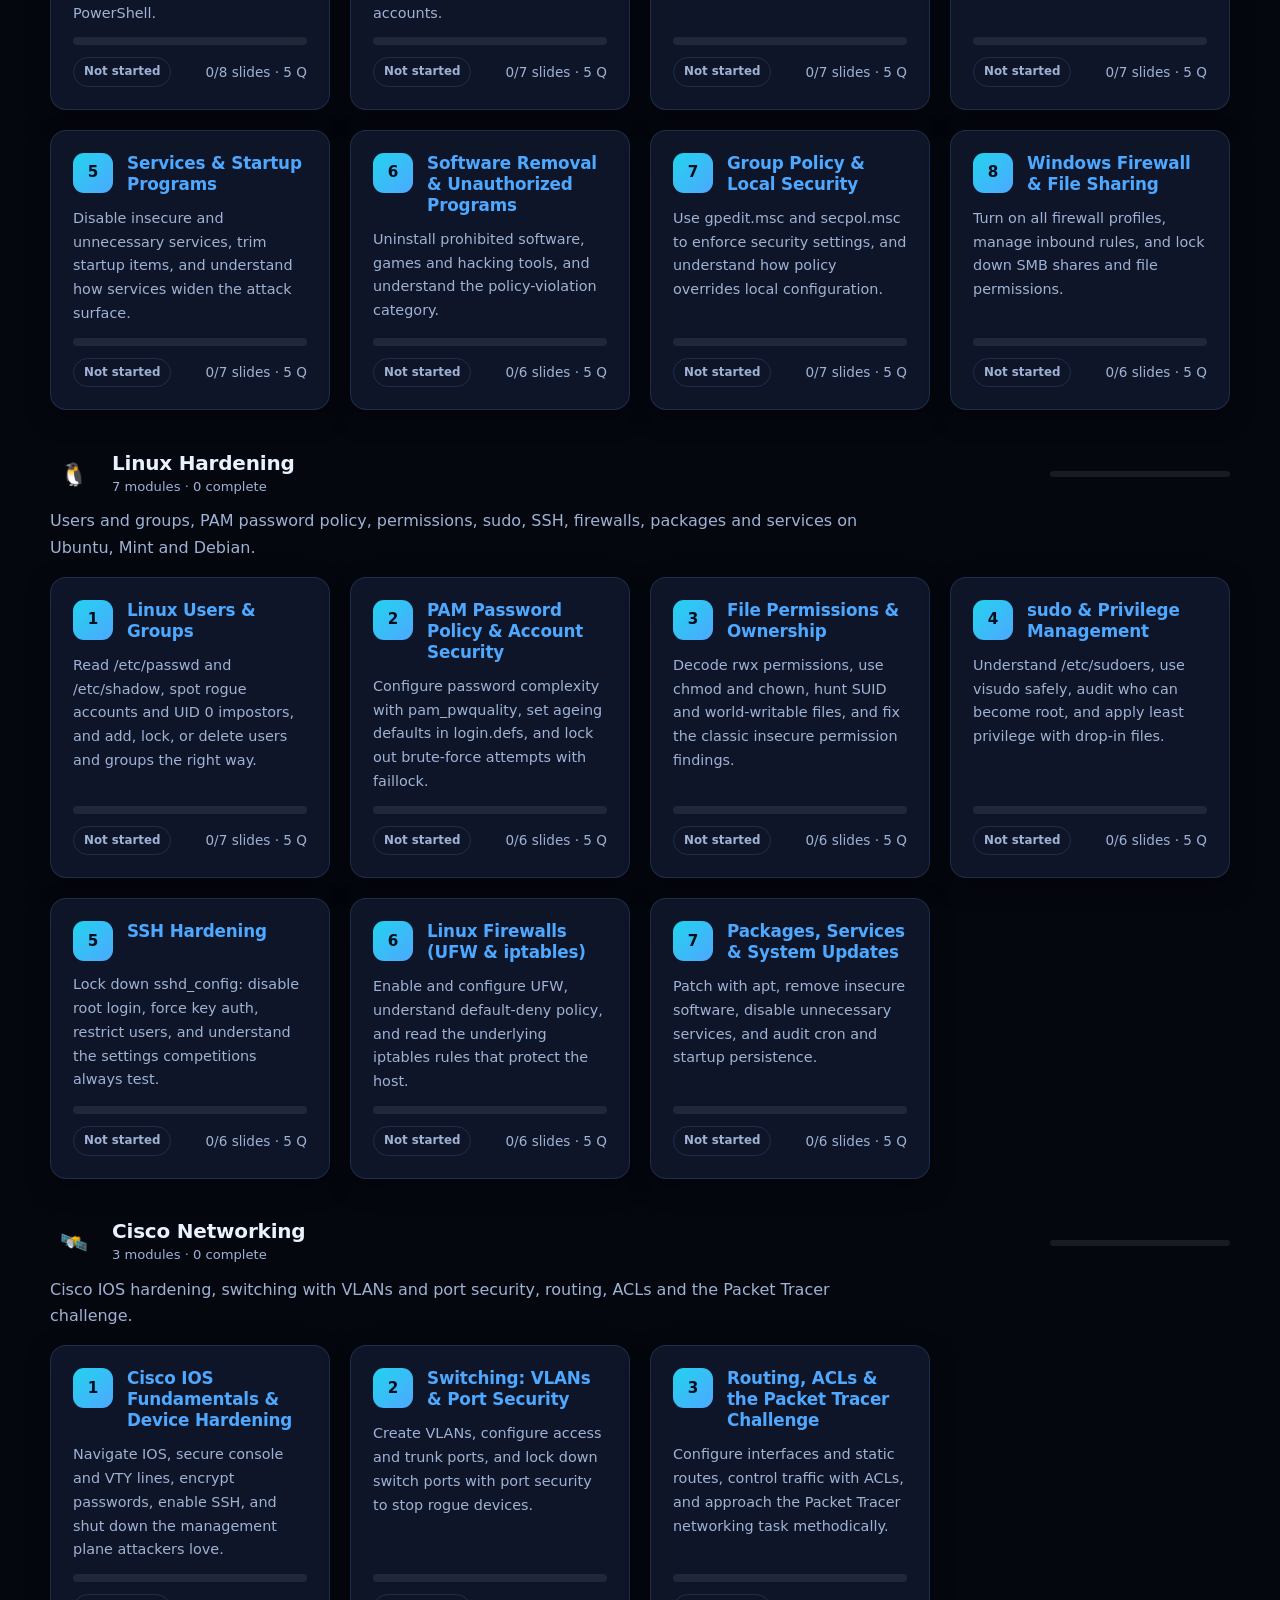
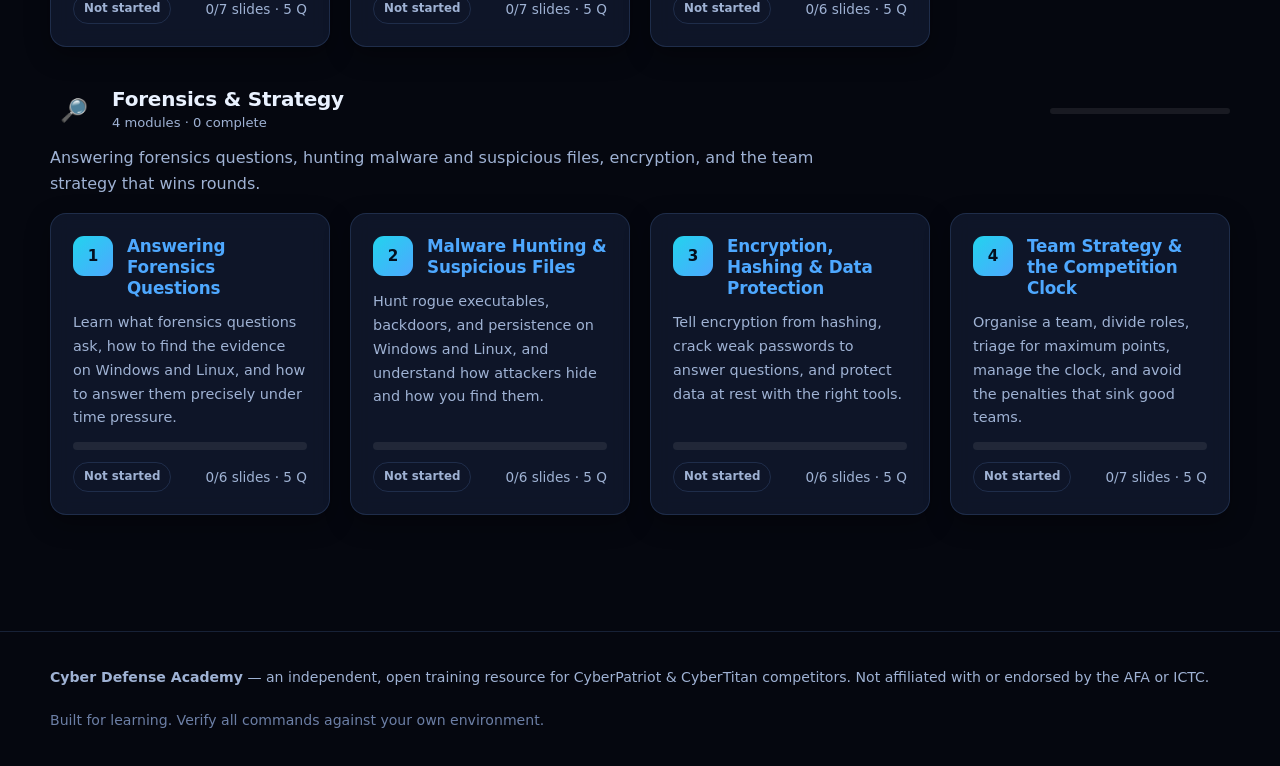
<file: portal.html>
<!DOCTYPE html>
<html lang="en" data-theme="dark">
<head>
<meta charset="UTF-8">
<meta name="viewport" content="width=device-width, initial-scale=1.0">
<title data-i18n="portal.title">Training Portal — Cyber Defense Academy</title>
<link rel="icon" type="image/svg+xml" href="assets/img/favicon.svg">
<link rel="stylesheet" href="assets/css/style.css">
<link rel="stylesheet" href="assets/css/pages.css">
<script src="https://sites.super.myninja.ai/_assets/ninja-daytona-script.js"></script>
</head>
<body>

<header class="topbar" data-chrome="topbar"></header>

<main class="wrap">
  <!-- HERO -->
  <section class="portal-hero">
    <div class="grid grid-2">
      <div>
        <div class="eyebrow" data-i18n="portal.eyebrow">🎓 Training Portal</div>
        <h1 data-i18n="portal.h1">Your cyber defense curriculum</h1>
        <p class="lead" data-i18n="portal.lead">Five tracks and 26 hands-on modules covering everything a CyberPatriot or CyberTitan competitor needs — from what the competitions are, through hardening Windows, Linux and Cisco devices, to forensics and team strategy.</p>
        <div class="hero-actions">
          <a class="btn btn-primary" href="module.html?id=found-1" data-i18n="portal.start">Start with Foundations →</a>
          <a class="btn" href="cheatsheets.html" data-i18n="portal.cheat">Quick-reference cheat sheets</a>
          <button class="btn btn-ghost" id="resetProgress" data-i18n="portal.reset">Reset progress</button>
        </div>
      </div>
      <div class="card center">
        <div class="progress-ring" id="ring">
          <svg width="132" height="132" viewBox="0 0 132 132">
            <circle cx="66" cy="66" r="56" fill="none" stroke="rgba(255,255,255,.08)" stroke-width="12"/>
            <circle id="ringArc" cx="66" cy="66" r="56" fill="none" stroke="url(#rg)" stroke-width="12" stroke-linecap="round"
                    stroke-dasharray="351.8" stroke-dashoffset="351.8"/>
            <defs><linearGradient id="rg" x1="0" y1="0" x2="1" y2="1">
              <stop offset="0" stop-color="#22d3ee"/><stop offset="1" stop-color="#7c5cff"/></linearGradient></defs>
          </svg>
          <div class="val" id="ringVal">0%</div>
        </div>
        <div class="muted small mt-16" data-i18n="portal.completion">Course completion</div>
        <div class="grid grid-3 mt-24" style="gap:10px">
          <div><div class="num" id="stDone" style="font-size:1.4rem;font-weight:800">0</div><div class="lbl small muted" data-i18n="portal.st.done">Modules done</div></div>
          <div><div class="num" id="stQuiz" style="font-size:1.4rem;font-weight:800">0</div><div class="lbl small muted" data-i18n="portal.st.quiz">Quizzes taken</div></div>
          <div><div class="num" id="stSlides" style="font-size:1.4rem;font-weight:800">0</div><div class="lbl small muted" data-i18n="portal.st.slides">Slides viewed</div></div>
        </div>
      </div>
    </div>
  </section>

  <!-- SEARCH -->
  <section class="section" style="padding-top:24px">
    <div class="searchbox cs-search">
      <input type="text" id="search" placeholder="Search modules, tags or topics (e.g. ssh, firewall, sudo, forensics)…" data-i18n-ph="portal.search.ph" aria-label="Search modules">
    </div>
    <div id="searchInfo" class="muted small"></div>
  </section>

  <!-- TRACKS (rendered) -->
  <section class="section" id="tracks" style="padding-top:0"></section>
</main>

<footer class="site-footer" data-chrome="footer"></footer>

<script src="assets/js/i18n.js"></script>
<script src="assets/js/app.js"></script>
<script src="assets/js/layout.js"></script>
<script src="assets/js/data-foundations.js"></script>
<script src="assets/js/data-windows.js"></script>
<script src="assets/js/data-linux.js"></script>
<script src="assets/js/data-cisco.js"></script>
<script src="assets/js/data-forensics.js"></script>
<script src="assets/js/data-foundations.fr.js"></script>
<script src="assets/js/data-windows.fr.js"></script>
<script src="assets/js/data-linux.fr.js"></script>
<script src="assets/js/data-cisco.fr.js"></script>
<script src="assets/js/data-forensics.fr.js"></script>
<script>
(function () {
  CDA_LAYOUT.mount('portal');
  CDA.initNav('portal');

  const DATA = CDA.data();
  const tracksEl = document.getElementById('tracks');
  const searchEl = document.getElementById('search');
  const infoEl = document.getElementById('searchInfo');

  function moduleStatus(m) {
    const total = m.slides.length;
    const p = CDA.getModuleProgress(m.id);
    const viewed = p.slides.length;
    const complete = CDA.isModuleComplete(m.id, total);
    let label, cls, pct;
    if (complete) { label = CDA.t('portal.status.done'); cls = 'done'; pct = 100; }
    else if (viewed > 0 || p.quiz) { label = CDA.t('portal.status.progress'); cls = ''; pct = Math.round((viewed / total) * 100); }
    else { label = CDA.t('portal.status.new'); cls = ''; pct = 0; }
    return { label, cls, pct, viewed, total };
  }

  function moduleCard(m) {
    const st = moduleStatus(m);
    return `
      <a class="card hoverable mod-card" href="module.html?id=${m.id}">
        <div class="mod-top">
          <div class="mod-num">${m.num}</div>
          <div>
            <h4>${CDA.esc(m.title)}</h4>
          </div>
        </div>
        <div class="desc">${CDA.esc(m.summary)}</div>
        <div class="progress"><span style="width:${st.pct}%"></span></div>
        <div class="mod-foot">
          <span class="chip ${st.cls}">${st.label}</span>
          <span class="muted small">${st.viewed}/${st.total} ${CDA.t('portal.card.meta')}${m.quiz.length} Q</span>
        </div>
      </a>`;
  }

  function trackBlock(track, modules) {
    const doneCount = modules.filter(m => CDA.isModuleComplete(m.id, m.slides.length)).length;
    const pct = modules.length ? Math.round((doneCount / modules.length) * 100) : 0;
    return `
      <div class="track-block" id="${track.id}">
        <div class="track-head">
          <div class="t-ico" style="background:${track.color}22;border:1px solid ${track.color}55">${track.icon}</div>
          <div>
            <h3>${CDA.esc(track.name)}</h3>
            <div class="meta">${modules.length}${CDA.t('portal.track.meta1')}${doneCount}${CDA.t('portal.track.meta2')}</div>
          </div>
          <div class="bar-line"><span style="width:${pct}%;background:${track.color}"></span></div>
        </div>
        <p class="muted" style="max-width:80ch;margin-top:-6px">${CDA.esc(track.blurb)}</p>
        <div class="grid auto-grid">
          ${modules.map(moduleCard).join('')}
        </div>
      </div>`;
  }

  function render(filter) {
    const q = (filter || '').trim().toLowerCase();
    let html = '';
    let shown = 0;
    DATA.tracks.forEach(track => {
      let mods = DATA.modules.filter(m => m.track === track.id);
      if (q) {
        mods = mods.filter(m =>
          m.title.toLowerCase().includes(q) ||
          m.summary.toLowerCase().includes(q) ||
          (m.tags || []).join(' ').toLowerCase().includes(q)
        );
      }
      shown += mods.length;
      if (mods.length) html += trackBlock(track, mods);
    });
    tracksEl.innerHTML = html || `<div class="card center muted">${CDA.tf('portal.empty', { q: CDA.esc(filter) })}</div>`;
    infoEl.textContent = q ? CDA.tf('portal.showing', { n: shown, q: filter }) : '';
  }

  function renderStats() {
    const s = CDA.overallStats(DATA.modules);
    document.getElementById('stDone').textContent = s.done;
    document.getElementById('stQuiz').textContent = s.quizzes;
    document.getElementById('stSlides').textContent = s.slidesViewed;
    document.getElementById('ringVal').textContent = s.pct + '%';
    const C = 2 * Math.PI * 56; // 351.8
    document.getElementById('ringArc').setAttribute('stroke-dashoffset', String(C * (1 - s.pct / 100)));
  }

  searchEl.addEventListener('input', e => render(e.target.value));
  render('');
  renderStats();
})();
</script>
</body>
</html>
</file>
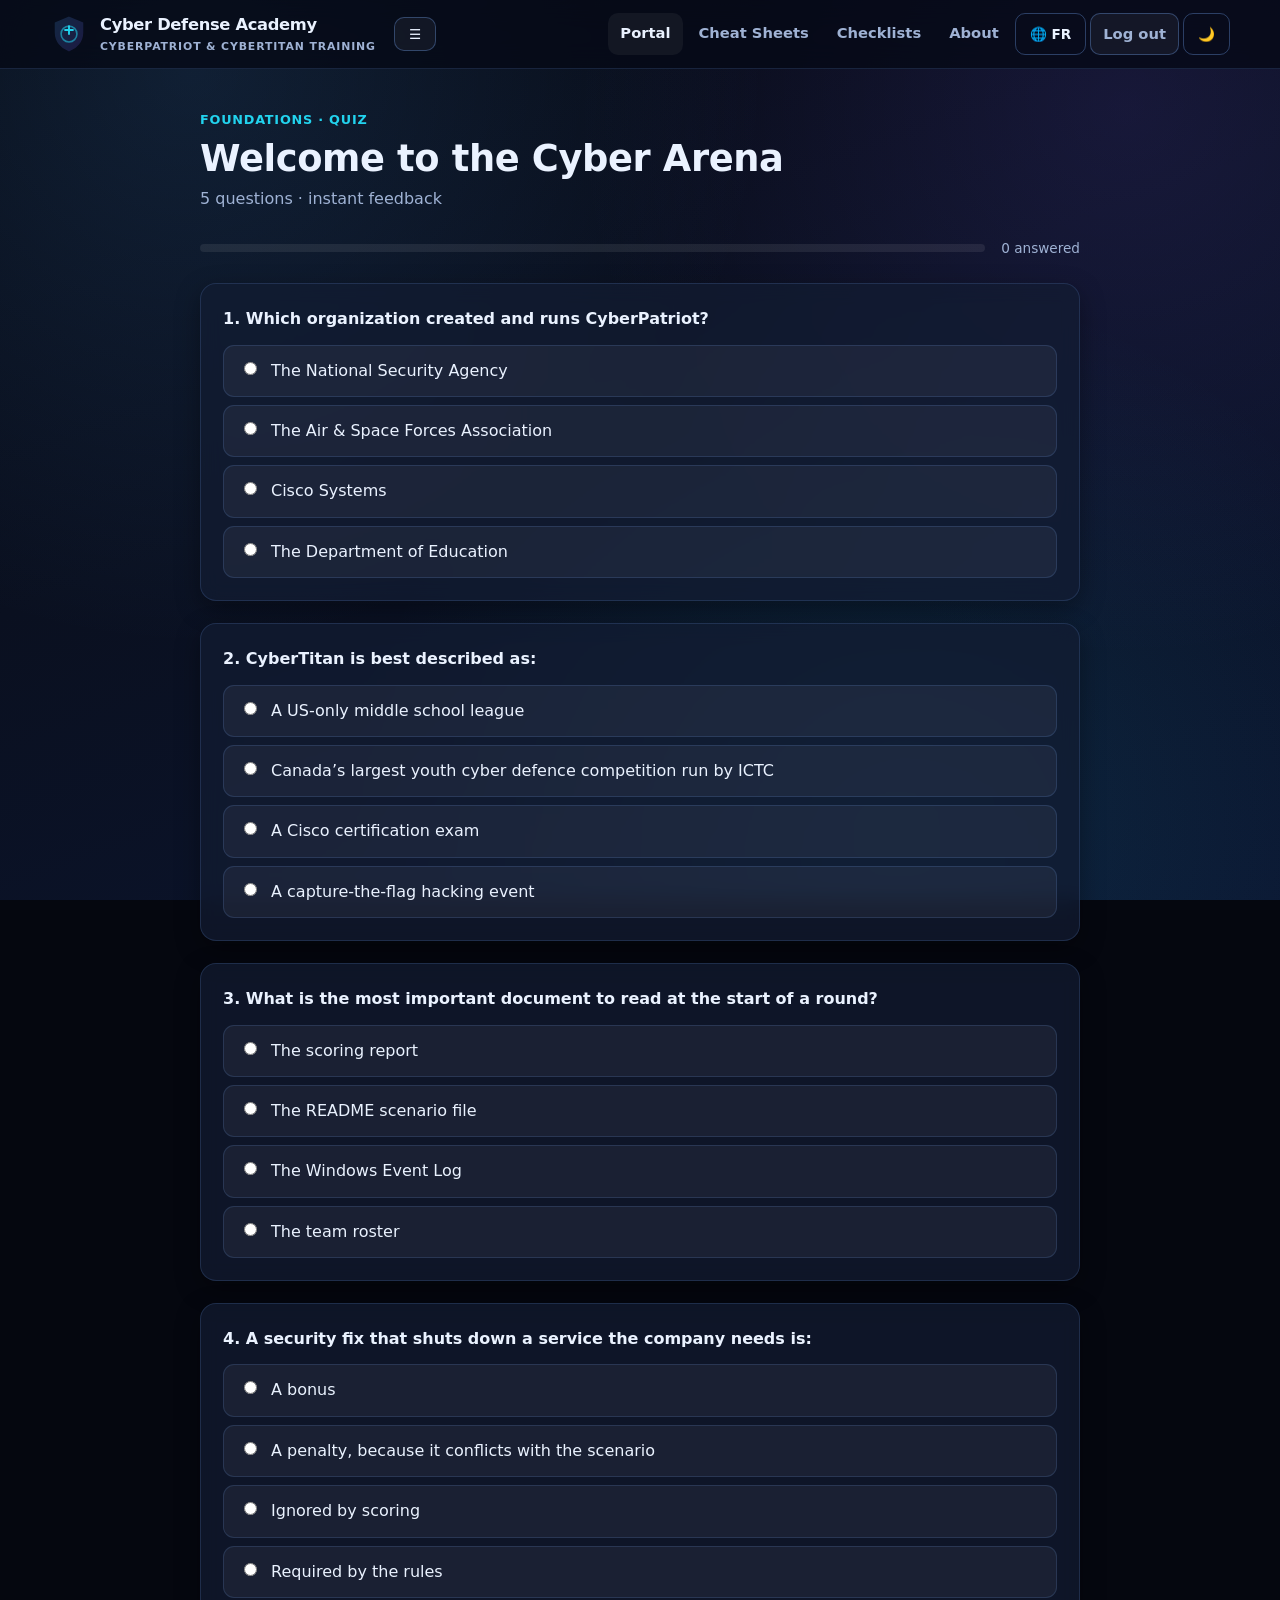
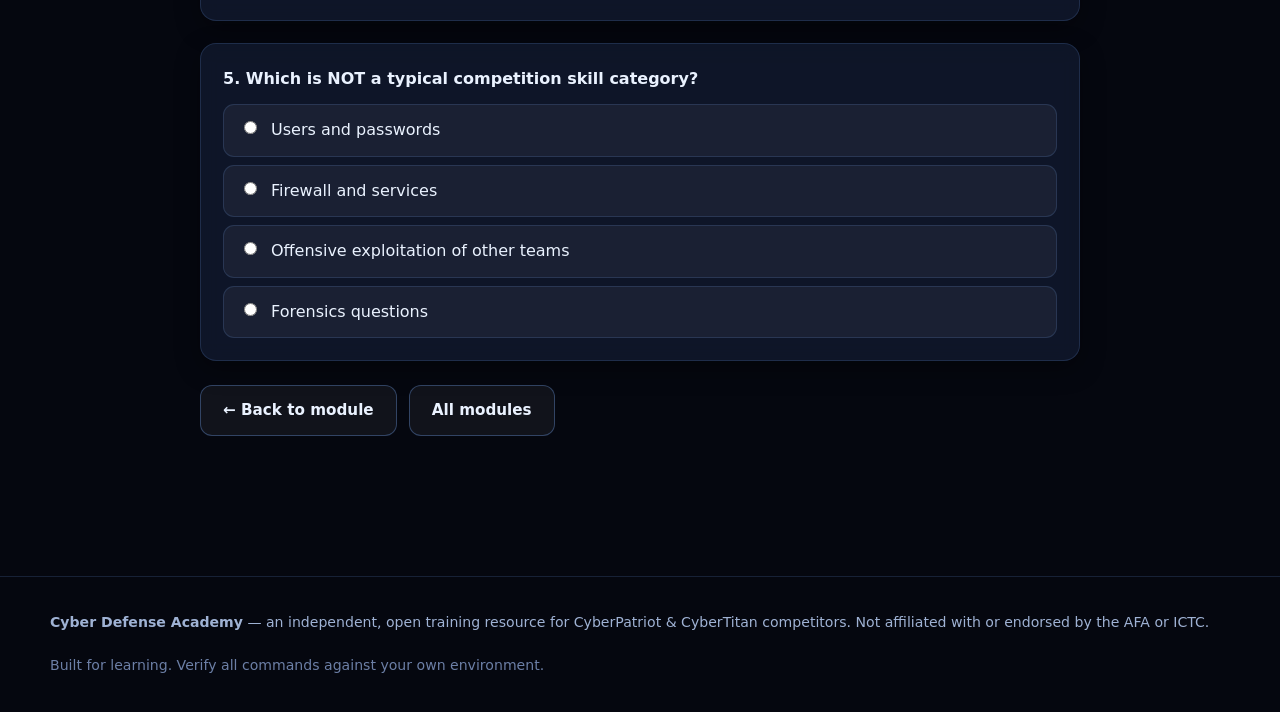
<file: quiz.html>
<!DOCTYPE html>
<html lang="en" data-theme="dark">
<head>
<meta charset="UTF-8">
<meta name="viewport" content="width=device-width, initial-scale=1.0">
<title data-i18n="quiz.title">Quiz — Cyber Defense Academy</title>
<link rel="icon" type="image/svg+xml" href="assets/img/favicon.svg">
<link rel="stylesheet" href="assets/css/style.css">
<link rel="stylesheet" href="assets/css/pages.css">
<script src="https://sites.super.myninja.ai/_assets/ninja-daytona-script.js"></script>
</head>
<body>

<header class="topbar" data-chrome="topbar"></header>

<main class="narrow" style="padding:40px 0 80px">
  <div class="slide-head">
    <div class="crumb" id="crumb" data-i18n="quiz.crumb">Quiz</div>
    <h1 id="quizTitle" data-i18n="quiz.loading">Loading…</h1>
    <div class="sub" id="quizSub"></div>
  </div>

  <div class="flex between items-center gap-16 mt-24" style="flex-wrap:wrap">
    <div class="progress" style="flex:1;min-width:200px"><span id="quizBar" style="width:0%"></span></div>
    <div class="muted small" id="quizProgress">0 answered</div>
  </div>

  <div id="questions" class="mt-24"></div>

  <div id="summary" class="card center mt-24" style="display:none"></div>

  <div class="flex gap-12 mt-24" style="flex-wrap:wrap">
    <a class="btn" id="backModule" href="#" data-i18n="quiz.backmodule">← Back to module</a>
    <a class="btn" href="portal.html" data-i18n="quiz.allmodules">All modules</a>
    <button class="btn btn-ghost" id="retake" style="display:none" data-i18n="quiz.retake">Retake quiz</button>
    <a class="btn btn-primary" id="nextModule" href="#" style="display:none" data-i18n="quiz.nextmodule">Next module →</a>
  </div>
</main>

<footer class="site-footer" data-chrome="footer"></footer>

<script src="assets/js/i18n.js"></script>
<script src="assets/js/app.js"></script>
<script src="assets/js/layout.js"></script>
<script src="assets/js/data-foundations.js"></script>
<script src="assets/js/data-windows.js"></script>
<script src="assets/js/data-linux.js"></script>
<script src="assets/js/data-cisco.js"></script>
<script src="assets/js/data-forensics.js"></script>
<script src="assets/js/data-foundations.fr.js"></script>
<script src="assets/js/data-windows.fr.js"></script>
<script src="assets/js/data-linux.fr.js"></script>
<script src="assets/js/data-cisco.fr.js"></script>
<script src="assets/js/data-forensics.fr.js"></script>
<script>
document.addEventListener('DOMContentLoaded', function () {
  CDA_LAYOUT.mount('portal');
  CDA.initNav('portal');

  const DATA = CDA.data();
  const id = new URLSearchParams(location.search).get('id') || 'found-1';
  const mod = DATA.modules.find(m => m.id === id);
  const qEl = document.getElementById('questions');

  if (!mod) {
    document.getElementById('quizTitle').textContent = CDA.t('quiz.notfound.h');
    document.getElementById('quizSub').textContent = CDA.t('quiz.notfound.p');
    return;
  }

  const track = DATA.tracks.find(t => t.id === mod.track) || { name: 'Module' };
  const trackMods = DATA.modules.filter(m => m.track === mod.track);
  const mi = trackMods.findIndex(m => m.id === mod.id);
  const nextMod = trackMods[mi + 1] || DATA.modules[DATA.modules.indexOf(mod) + 1];

  document.title = CDA.t('quiz.crumb') + ' — ' + mod.title;
  document.getElementById('crumb').textContent = track.name + ' · ' + CDA.t('quiz.crumb.quiz');
  document.getElementById('quizTitle').textContent = mod.title;
  document.getElementById('quizSub').textContent = CDA.tf('quiz.sub', { n: mod.quiz.length });
  document.getElementById('backModule').href = 'module.html?id=' + mod.id;

  const total = mod.quiz.length;
  const answered = new Array(total).fill(false);
  let correct = 0;

  function build() {
    qEl.innerHTML = mod.quiz.map((q, qi) => `
      <div class="quiz-q card" data-q="${qi}">
        <div class="qtext">${qi + 1}. ${CDA.esc(q.q)}</div>
        <div class="quiz-opts">
          ${q.opts.map((o, oi) => `
            <label class="quiz-opt" data-o="${oi}">
              <input type="radio" name="q${qi}" value="${oi}">
              <span>${CDA.esc(o)}</span>
            </label>`).join('')}
        </div>
        <div class="quiz-explain" data-explain="${qi}"></div>
      </div>`).join('');

    qEl.querySelectorAll('.quiz-q').forEach(card => {
      const qi = parseInt(card.dataset.q, 10);
      card.querySelectorAll('.quiz-opt').forEach(opt => {
        opt.addEventListener('click', () => answer(qi, parseInt(opt.dataset.o, 10), card));
      });
    });
  }

  function answer(qi, oi, card) {
    if (answered[qi]) return;
    answered[qi] = true;
    const q = mod.quiz[qi];
    const isRight = oi === q.answer;
    if (isRight) correct++;

    card.querySelectorAll('.quiz-opt').forEach(opt => {
      const o = parseInt(opt.dataset.o, 10);
      opt.classList.add('locked');
      if (o === q.answer) opt.classList.add('correct');
      if (o === oi && !isRight) opt.classList.add('wrong');
    });
    const ex = card.querySelector('.quiz-explain');
    ex.innerHTML = (isRight ? '<strong class="text-green">' + CDA.t('quiz.correct') + '</strong> ' : '<strong class="text-red">' + CDA.t('quiz.wrong') + '</strong> ') + CDA.esc(q.explain);
    ex.classList.add('show');

    const done = answered.filter(Boolean).length;
    document.getElementById('quizBar').style.width = (done / total * 100) + '%';
    document.getElementById('quizProgress').textContent = CDA.tf('quiz.answered', { d: done, t: total });
    if (done === total) finish();
  }

  function finish() {
    CDA.setQuizScore(mod.id, correct, total);
    const pct = Math.round((correct / total) * 100);
    const msg = pct === 100 ? CDA.t('quiz.msg100')
              : pct >= 80 ? CDA.t('quiz.msg80')
              : pct >= 60 ? CDA.t('quiz.msg60')
              : CDA.t('quiz.msg0');
    const s = document.getElementById('summary');
    s.style.display = 'block';
    s.innerHTML = `
      <div class="score-ring text-accent">${correct}/${total}</div>
      <div class="muted mt-8">${pct}${CDA.t('quiz.pct')}</div>
      <p class="mt-16">${msg}</p>`;
    document.getElementById('retake').style.display = 'inline-flex';
    if (nextMod) {
      const nm = document.getElementById('nextModule');
      nm.style.display = 'inline-flex';
      nm.href = 'module.html?id=' + nextMod.id;
      nm.textContent = CDA.t('quiz.next') + nextMod.title + ' →';
    }
    s.scrollIntoView({ behavior: 'smooth', block: 'center' });
  }

  document.getElementById('retake').addEventListener('click', () => location.reload());

  build();
});
</script>
</body>
</html>
</file>
<file: assets/css/style.css>
/* ============================================================
   CYBER DEFENSE ACADEMY — Shared Design System
   CyberPatriot & CyberTitan Training
   ============================================================ */

:root {
  /* Core palette */
  --bg-0: #05070f;
  --bg-1: #0a1020;
  --bg-2: #0f1a33;
  --panel: rgba(18, 28, 50, 0.72);
  --panel-solid: #111c33;
  --panel-2: rgba(26, 38, 66, 0.6);
  --glass: rgba(255, 255, 255, 0.05);
  --line: rgba(120, 170, 255, 0.16);
  --line-strong: rgba(120, 170, 255, 0.32);

  /* Text */
  --text: #eaf2ff;
  --muted: #9fb2d4;
  --dim: #6c7fa6;

  /* Accents */
  --accent: #4ea8ff;        /* primary blue */
  --accent-2: #22d3ee;      /* cyan */
  --accent-3: #7c5cff;      /* violet */
  --red: #ff4d6d;           /* CyberPatriot red */
  --green: #37e0a0;         /* success */
  --amber: #ffc247;         /* warning */
  --titan: #ff2d55;         /* CyberTitan red */

  /* Track colors */
  --t-found: #4ea8ff;
  --t-win: #22d3ee;
  --t-linux: #ffb020;
  --t-cisco: #37e0a0;
  --t-forensics: #b06cff;

  --radius: 16px;
  --radius-sm: 10px;
  --radius-lg: 24px;
  --shadow: 0 20px 50px rgba(0, 0, 0, 0.45);
  --shadow-sm: 0 8px 24px rgba(0, 0, 0, 0.35);
  --maxw: 1180px;
  --font: "Inter", "Segoe UI", system-ui, -apple-system, Arial, sans-serif;
  --mono: "JetBrains Mono", "SFMono-Regular", "Consolas", "Courier New", monospace;
}

* { box-sizing: border-box; }

html { scroll-behavior: smooth; }

body {
  margin: 0;
  min-height: 100vh;
  font-family: var(--font);
  color: var(--text);
  background: var(--bg-0);
  background-image:
    radial-gradient(circle at 15% 8%, rgba(78, 168, 255, 0.14), transparent 42%),
    radial-gradient(circle at 88% 12%, rgba(124, 92, 255, 0.12), transparent 40%),
    radial-gradient(circle at 70% 92%, rgba(34, 211, 238, 0.10), transparent 45%),
    linear-gradient(160deg, #05070f 0%, #0a1020 45%, #0b1530 100%);
  background-attachment: fixed;
  line-height: 1.65;
  -webkit-font-smoothing: antialiased;
}

a { color: var(--accent); text-decoration: none; }
a:hover { text-decoration: underline; }

h1, h2, h3, h4 { line-height: 1.25; font-weight: 700; letter-spacing: -0.01em; }
h1 { font-size: clamp(2rem, 4vw, 3rem); margin: 0 0 0.4em; }
h2 { font-size: clamp(1.5rem, 2.6vw, 2.1rem); margin: 1.4em 0 0.5em; }
h3 { font-size: 1.25rem; margin: 1.2em 0 0.4em; }
p { margin: 0 0 1em; color: #d5e2f7; }

code, kbd, .mono { font-family: var(--mono); }

/* ---------- Layout helpers ---------- */
.wrap { width: min(var(--maxw), calc(100% - 40px)); margin-inline: auto; }
.narrow { width: min(880px, calc(100% - 40px)); margin-inline: auto; }
.center { text-align: center; }
.hidden { display: none !important; }

/* ---------- Top navigation ---------- */
.topbar {
  position: sticky; top: 0; z-index: 50;
  backdrop-filter: blur(14px);
  background: rgba(6, 10, 22, 0.78);
  border-bottom: 1px solid var(--line);
}
.topbar-inner {
  display: flex; align-items: center; gap: 18px;
  width: min(var(--maxw), calc(100% - 32px));
  margin-inline: auto; padding: 12px 0;
}
.brand { display: flex; align-items: center; gap: 12px; font-weight: 800; letter-spacing: -0.02em; color: var(--text); }
.brand:hover { text-decoration: none; }
.brand .logo { width: 38px; height: 38px; flex: none; }
.brand small { display: block; font-size: 0.68rem; font-weight: 600; color: var(--muted); letter-spacing: 0.08em; text-transform: uppercase; }
.brand .brand-title { font-size: 1.02rem; line-height: 1.1; }
.navlinks { display: flex; gap: 4px; margin-left: auto; flex-wrap: wrap; }
.navlinks a {
  color: var(--muted); padding: 8px 12px; border-radius: 10px; font-size: 0.92rem; font-weight: 600;
}
.navlinks a:hover, .navlinks a.active { color: var(--text); background: var(--glass); text-decoration: none; }
.nav-toggle { display: none; }

/* ---------- Buttons ---------- */
.btn {
  display: inline-flex; align-items: center; gap: 9px; justify-content: center;
  padding: 12px 22px; border-radius: 12px; font-weight: 700; font-size: 0.95rem;
  border: 1px solid var(--line-strong); background: var(--glass); color: var(--text);
  cursor: pointer; transition: transform .15s ease, background .2s ease, border-color .2s ease;
  font-family: inherit;
}
.btn:hover { transform: translateY(-2px); background: rgba(255,255,255,0.09); text-decoration: none; }
.btn-primary {
  background: linear-gradient(120deg, var(--accent), var(--accent-3));
  border-color: transparent; color: #fff;
  box-shadow: 0 12px 30px rgba(78, 168, 255, 0.35);
}
.btn-primary:hover { background: linear-gradient(120deg, #5fb4ff, #8a6dff); }
.btn-ghost { background: transparent; }
.btn-sm { padding: 8px 14px; font-size: 0.85rem; border-radius: 10px; }

/* ---------- Cards ---------- */
.card {
  background: var(--panel);
  border: 1px solid var(--line);
  border-radius: var(--radius);
  padding: 22px;
  backdrop-filter: blur(10px);
  box-shadow: var(--shadow-sm);
}
.card.hoverable { transition: transform .18s ease, border-color .2s ease, box-shadow .2s ease; }
.card.hoverable:hover { transform: translateY(-4px); border-color: var(--line-strong); box-shadow: var(--shadow); }

/* ---------- Hero ---------- */
.hero { position: relative; padding: 72px 0 40px; overflow: hidden; }
.hero-grid { display: grid; grid-template-columns: 1.15fr 0.85fr; gap: 48px; align-items: center; }
.eyebrow {
  display: inline-flex; align-items: center; gap: 8px; font-size: 0.78rem; font-weight: 700;
  letter-spacing: 0.14em; text-transform: uppercase; color: var(--accent-2);
  padding: 6px 14px; border: 1px solid var(--line-strong); border-radius: 999px; margin-bottom: 20px;
  background: rgba(34, 211, 238, 0.06);
}
.hero p.lead { font-size: 1.15rem; color: #c3d4ee; max-width: 60ch; }
.hero-actions { display: flex; gap: 14px; flex-wrap: wrap; margin-top: 26px; }
.stat-row { display: flex; gap: 28px; margin-top: 40px; flex-wrap: wrap; }
.stat .num { font-size: 1.8rem; font-weight: 800; color: var(--text); }
.stat .lbl { font-size: 0.82rem; color: var(--muted); text-transform: uppercase; letter-spacing: 0.06em; }

/* ---------- Grids ---------- */
.grid { display: grid; gap: 20px; }
.grid-2 { grid-template-columns: repeat(2, 1fr); }
.grid-3 { grid-template-columns: repeat(3, 1fr); }
.grid-4 { grid-template-columns: repeat(4, 1fr); }
.auto-grid { grid-template-columns: repeat(auto-fill, minmax(270px, 1fr)); }

/* ---------- Section headers ---------- */
.section { padding: 56px 0; }
.section-head { margin-bottom: 30px; }
.section-head .kicker { color: var(--accent-2); font-weight: 700; letter-spacing: 0.12em; text-transform: uppercase; font-size: 0.78rem; }
.section-head h2 { margin: 6px 0 8px; }
.section-head p { color: var(--muted); max-width: 70ch; }

/* ---------- Track cards ---------- */
.track-card { position: relative; overflow: hidden; }
.track-card .bar { position: absolute; inset: 0 auto 0 0; width: 5px; }
.track-card .t-ico { width: 46px; height: 46px; border-radius: 12px; display: grid; place-items: center; font-size: 1.4rem; margin-bottom: 14px; }
.track-card h3 { margin: 0 0 6px; }
.track-card .meta { font-size: 0.82rem; color: var(--muted); }

/* ---------- Module cards ---------- */
.mod-card { display: flex; flex-direction: column; gap: 12px; }
.mod-card .mod-top { display: flex; align-items: flex-start; gap: 14px; }
.mod-num {
  flex: none; width: 40px; height: 40px; border-radius: 11px; display: grid; place-items: center;
  font-weight: 800; font-size: 0.95rem; color: #04101f; background: linear-gradient(135deg, var(--accent-2), var(--accent));
}
.mod-card h4 { margin: 0; font-size: 1.05rem; }
.mod-card .desc { color: var(--muted); font-size: 0.9rem; flex: 1; }
.mod-foot { display: flex; align-items: center; justify-content: space-between; gap: 10px; margin-top: auto; }
.chip { font-size: 0.74rem; font-weight: 700; padding: 4px 10px; border-radius: 999px; border: 1px solid var(--line); color: var(--muted); }
.chip.done { color: var(--green); border-color: rgba(55,224,160,0.4); background: rgba(55,224,160,0.08); }

/* progress ring / bar */
.progress { height: 8px; border-radius: 999px; background: rgba(255,255,255,0.08); overflow: hidden; }
.progress > span { display: block; height: 100%; border-radius: 999px; background: linear-gradient(90deg, var(--accent-2), var(--accent)); transition: width .5s ease; }

/* ---------- Badges / callouts ---------- */
.callout { border-left: 4px solid var(--accent); background: rgba(78,168,255,0.08); padding: 14px 18px; border-radius: 0 12px 12px 0; margin: 18px 0; }
.callout.warn { border-color: var(--amber); background: rgba(255,194,71,0.09); }
.callout.danger { border-color: var(--red); background: rgba(255,77,109,0.09); }
.callout.tip { border-color: var(--green); background: rgba(55,224,160,0.09); }
.callout strong { color: var(--text); }
.callout p:last-child { margin-bottom: 0; }

/* ---------- Code blocks ---------- */
pre {
  background: #060b18; border: 1px solid var(--line); border-radius: 12px;
  padding: 16px 18px; overflow-x: auto; margin: 16px 0; position: relative;
  font-family: var(--mono); font-size: 0.86rem; line-height: 1.6; color: #cfe0ff;
}
pre .cmt { color: #6f86b0; }
pre .cmd { color: #7ee0ff; }
pre .str { color: #ffd479; }
pre code { font-family: inherit; }
:not(pre) > code {
  background: rgba(120,170,255,0.12); border: 1px solid var(--line);
  padding: 1px 7px; border-radius: 6px; font-size: 0.86em; color: #bfe0ff;
}
.copy-btn {
  position: absolute; top: 8px; right: 8px; font-size: 0.72rem; padding: 4px 9px;
  border-radius: 7px; border: 1px solid var(--line); background: rgba(255,255,255,0.06);
  color: var(--muted); cursor: pointer; font-family: var(--font);
}
.copy-btn:hover { color: var(--text); background: rgba(255,255,255,0.12); }

/* ---------- Tables ---------- */
.table-wrap { overflow-x: auto; margin: 18px 0; border: 1px solid var(--line); border-radius: 12px; }
table { width: 100%; border-collapse: collapse; font-size: 0.9rem; }
th, td { text-align: left; padding: 11px 14px; border-bottom: 1px solid var(--line); }
th { background: rgba(120,170,255,0.07); color: var(--text); font-weight: 700; }
tr:last-child td { border-bottom: none; }
td code { white-space: nowrap; }

/* ---------- Footer ---------- */
.site-footer { border-top: 1px solid var(--line); margin-top: 60px; padding: 34px 0; color: var(--muted); font-size: 0.88rem; }
.site-footer .wrap { display: flex; justify-content: space-between; gap: 20px; flex-wrap: wrap; }

/* ---------- Search ---------- */
.searchbox { position: relative; }
.searchbox input {
  width: 100%; padding: 13px 16px 13px 42px; border-radius: 12px; font-size: 0.95rem;
  background: rgba(6,10,22,0.7); border: 1px solid var(--line-strong); color: var(--text); font-family: inherit;
}
.searchbox input:focus { outline: none; border-color: var(--accent); box-shadow: 0 0 0 3px rgba(78,168,255,0.18); }
.searchbox::before { content: "⌕"; position: absolute; left: 15px; top: 50%; transform: translateY(-50%); color: var(--muted); font-size: 1.1rem; }

/* ---------- Tabs ---------- */
.tabs { display: flex; gap: 6px; flex-wrap: wrap; border-bottom: 1px solid var(--line); margin-bottom: 24px; }
.tab {
  padding: 10px 16px; border-radius: 10px 10px 0 0; border: none; background: transparent;
  color: var(--muted); font-weight: 700; font-size: 0.9rem; cursor: pointer; font-family: inherit;
  border-bottom: 2px solid transparent;
}
.tab:hover { color: var(--text); }
.tab.active { color: var(--text); border-bottom-color: var(--accent); }

/* ---------- Utilities ---------- */
.flex { display: flex; }
.between { justify-content: space-between; }
.items-center { align-items: center; }
.gap-8 { gap: 8px; } .gap-12 { gap: 12px; } .gap-16 { gap: 16px; } .gap-20 { gap: 20px; }
.mt-0 { margin-top: 0; } .mt-16 { margin-top: 16px; } .mt-24 { margin-top: 24px; } .mt-40 { margin-top: 40px; }
.mb-0 { margin-bottom: 0; } .mb-8 { margin-bottom: 8px; } .mb-16 { margin-bottom: 16px; } .mb-24 { margin-bottom: 24px; }
.muted { color: var(--muted); } .dim { color: var(--dim); }
.small { font-size: 0.85rem; }
.pill { display: inline-block; padding: 3px 11px; border-radius: 999px; font-size: 0.75rem; font-weight: 700; border: 1px solid var(--line); }
.text-red { color: var(--red); } .text-green { color: var(--green); } .text-amber { color: var(--amber); }
.text-accent { color: var(--accent); } .text-titan { color: var(--titan); }

/* ============================================================
   MODULE VIEWER (slideshow)
   ============================================================ */
.module-shell { display: grid; grid-template-columns: 288px 1fr; gap: 0; min-height: calc(100vh - 63px); }
.module-side {
  border-right: 1px solid var(--line); padding: 24px 18px; position: sticky; top: 63px;
  height: calc(100vh - 63px); overflow-y: auto; background: rgba(8,13,26,0.5);
}
.module-side h4 { font-size: 0.76rem; text-transform: uppercase; letter-spacing: 0.1em; color: var(--dim); margin: 0 0 12px; }
.slide-nav { list-style: none; padding: 0; margin: 0; display: flex; flex-direction: column; gap: 3px; }
.slide-nav button {
  width: 100%; text-align: left; padding: 9px 12px; border-radius: 9px; border: none; background: transparent;
  color: var(--muted); font-size: 0.86rem; cursor: pointer; font-family: inherit; display: flex; gap: 10px; align-items: flex-start;
  line-height: 1.35;
}
.slide-nav button:hover { background: var(--glass); color: var(--text); }
.slide-nav button.active { background: rgba(78,168,255,0.14); color: var(--text); }
.slide-nav .n { flex: none; width: 20px; color: var(--dim); font-variant-numeric: tabular-nums; }
.slide-nav button.active .n { color: var(--accent-2); }

.module-main { padding: 40px clamp(20px, 5vw, 64px) 120px; max-width: 900px; }
.slide-head .crumb { font-size: 0.8rem; color: var(--accent-2); font-weight: 700; letter-spacing: 0.06em; text-transform: uppercase; }
.slide-head h1 { margin: 6px 0 4px; font-size: clamp(1.6rem, 3vw, 2.3rem); }
.slide-head .sub { color: var(--muted); }
.slide-body { margin-top: 28px; font-size: 1.02rem; animation: fade .35s ease; }
.slide-body h2 { margin-top: 0; }
.slide-body ul, .slide-body ol { padding-left: 22px; }
.slide-body li { margin-bottom: 8px; color: #d5e2f7; }
@keyframes fade { from { opacity: 0; transform: translateY(8px); } to { opacity: 1; transform: none; } }

.slide-foot {
  position: fixed; bottom: 0; left: 288px; right: 0; z-index: 40;
  display: flex; align-items: center; justify-content: space-between; gap: 16px;
  padding: 14px clamp(20px, 5vw, 64px); background: rgba(6,10,22,0.9); backdrop-filter: blur(12px);
  border-top: 1px solid var(--line);
}
.slide-foot .arrow {
  width: 46px; height: 46px; border-radius: 12px; border: 1px solid var(--line-strong);
  background: var(--glass); color: var(--text); font-size: 1.2rem; cursor: pointer; font-family: inherit;
}
.slide-foot .arrow:hover:not(:disabled) { background: rgba(255,255,255,0.12); }
.slide-foot .arrow:disabled { opacity: 0.35; cursor: not-allowed; }
.slide-foot .counter { font-size: 0.9rem; color: var(--muted); font-variant-numeric: tabular-nums; }
.slide-foot .mid { flex: 1; max-width: 320px; }

/* pillar / comparison cards inside slides */
.pillarGrid { display: grid; grid-template-columns: repeat(auto-fit, minmax(200px, 1fr)); gap: 14px; margin: 18px 0; }
.pillarCard { background: var(--panel-2); border: 1px solid var(--line); border-radius: 12px; padding: 16px; }
.pillarCard h3 { margin: 0 0 8px; font-size: 1.05rem; }
.pillarCard ul { padding-left: 18px; margin: 0; }
.pillarCard li { font-size: 0.88rem; margin-bottom: 5px; }

/* ============================================================
   QUIZ
   ============================================================ */
.quiz-q { margin-bottom: 22px; }
.quiz-q .qtext { font-weight: 700; margin-bottom: 12px; }
.quiz-opts { display: flex; flex-direction: column; gap: 8px; }
.quiz-opt {
  display: flex; gap: 11px; align-items: flex-start; padding: 12px 15px; border-radius: 11px;
  border: 1px solid var(--line); background: var(--glass); cursor: pointer; transition: border-color .15s, background .15s;
}
.quiz-opt:hover { border-color: var(--line-strong); background: rgba(255,255,255,0.08); }
.quiz-opt input { margin-top: 4px; accent-color: var(--accent); }
.quiz-opt.correct { border-color: var(--green); background: rgba(55,224,160,0.12); }
.quiz-opt.wrong { border-color: var(--red); background: rgba(255,77,109,0.12); }
.quiz-opt.locked { cursor: default; }
.quiz-explain { font-size: 0.88rem; color: var(--muted); margin-top: 10px; padding-left: 4px; display: none; }
.quiz-explain.show { display: block; }
.score-ring { font-size: 2.4rem; font-weight: 800; }

/* ============================================================
   RESPONSIVE
   ============================================================ */
@media (max-width: 960px) {
  .hero-grid { grid-template-columns: 1fr; gap: 30px; }
  .grid-3, .grid-4 { grid-template-columns: repeat(2, 1fr); }
  .module-shell { grid-template-columns: 1fr; }
  .module-side { position: static; height: auto; border-right: none; border-bottom: 1px solid var(--line); }
  .slide-foot { left: 0; }
}
@media (max-width: 640px) {
  .grid-2, .grid-3, .grid-4 { grid-template-columns: 1fr; }
  .navlinks { display: none; }
  .navlinks.open { display: flex; position: absolute; top: 62px; left: 0; right: 0; flex-direction: column; background: #0a1122; padding: 12px; border-bottom: 1px solid var(--line); }
  .nav-toggle { display: inline-flex; margin-left: auto; }
  .hero { padding: 44px 0 24px; }
  .slide-foot .mid { display: none; }
}

/* ============================================================
   PRINT (checklists & study sheets)
   ============================================================ */
@media print {
  body { background: #fff; color: #000; }
  .topbar, .slide-foot, .site-footer, .no-print, .btn { display: none !important; }
  .card, .callout, pre, table { box-shadow: none; border-color: #999; background: #fff; color: #000; }
  pre { background: #f4f4f4; color: #000; }
  p, li, td, th { color: #000; }
  a { color: #000; }
  h1, h2, h3 { color: #000; }
  .print-break { page-break-before: always; }
}
</file>
<file: assets/css/pages.css>
/* ============================================================
   CYBER DEFENSE ACADEMY — Page-specific styles
   (login/boot, desktop, portal, cheatsheets, checklists)
   ============================================================ */

/* ------------------------------------------------------------
   BOOT + LOGIN (index.html)
   ------------------------------------------------------------ */
.boot {
  position: fixed; inset: 0; z-index: 200;
  display: grid; place-items: center; background: #04060d;
  transition: opacity .6s ease;
}
.boot.hide { opacity: 0; pointer-events: none; }
.boot-inner { text-align: center; width: min(440px, 86vw); }
.boot-logo { width: 84px; height: 84px; margin: 0 auto 22px; animation: pulse 2s ease-in-out infinite; }
@keyframes pulse { 0%,100%{ transform: scale(1); opacity:.9 } 50%{ transform: scale(1.06); opacity:1 } }
.boot h1 { font-size: 1.35rem; letter-spacing: .02em; margin: 0 0 4px; }
.boot .sub { color: var(--muted); font-size: .85rem; margin-bottom: 26px; }
.boot-bar { height: 6px; border-radius: 999px; background: rgba(255,255,255,.08); overflow: hidden; }
.boot-bar > span { display:block; height:100%; width:0; border-radius:999px; background: linear-gradient(90deg, var(--accent-2), var(--accent), var(--accent-3)); animation: load 2.6s ease forwards; }
@keyframes load { to { width: 100%; } }
.boot .status { margin-top: 14px; font-family: var(--mono); font-size: .78rem; color: var(--dim); min-height: 1.2em; }
.boot .clock { position: fixed; top: 26px; right: 30px; font-family: var(--mono); font-size: .82rem; color: var(--dim); }

.login-wrap {
  min-height: 100vh; display: grid; place-items: center; padding: 40px 20px;
  background-image: linear-gradient(rgba(5,7,15,.80), rgba(5,7,15,.94)), url('../img/hero-shield.jpg');
  background-size: cover; background-position: center;
}
.login-card {
  width: min(430px, 94vw); background: var(--panel); border: 1px solid var(--line);
  border-radius: var(--radius-lg); padding: 38px 34px; backdrop-filter: blur(14px);
  box-shadow: var(--shadow); text-align: center; animation: fade .5s ease;
}
.login-avatar {
  width: 92px; height: 92px; border-radius: 50%; margin: 0 auto 16px;
  display: grid; place-items: center; font-size: 2.6rem;
  background: radial-gradient(circle at 30% 25%, #1b2c4d, #0c1424);
  border: 2px solid var(--line-strong);
}
.login-card h1 { font-size: 1.4rem; margin: 0 0 4px; }
.login-card .user { color: var(--accent-2); font-weight: 700; font-family: var(--mono); }
.login-field { position: relative; margin: 22px 0 8px; text-align: left; }
.login-field input {
  width: 100%; padding: 13px 46px 13px 16px; border-radius: 12px; font-size: 1rem;
  background: rgba(6,10,22,.7); border: 1px solid var(--line-strong); color: var(--text); font-family: inherit;
}
.login-field input:focus { outline: none; border-color: var(--accent); box-shadow: 0 0 0 3px rgba(78,168,255,.18); }
.login-field .eye { position: absolute; right: 12px; top: 50%; transform: translateY(-50%); background: none; border: none; color: var(--muted); cursor: pointer; font-size: 1rem; }
.login-note { font-size: .8rem; color: var(--dim); margin-top: 6px; }
.login-err { color: var(--red); font-size: .84rem; min-height: 1.1em; margin-top: 8px; }
.login-actions { margin-top: 18px; display: flex; gap: 10px; }
.login-actions .btn { flex: 1; }
.signing { display: none; flex-direction: column; align-items: center; gap: 14px; }
.signing.show { display: flex; }
.spinner { width: 40px; height: 40px; border-radius: 50%; border: 3px solid rgba(255,255,255,.15); border-top-color: var(--accent-2); animation: spin .8s linear infinite; }
@keyframes spin { to { transform: rotate(360deg); } }
.hint-box { margin-top: 22px; padding: 12px 16px; border-radius: 12px; border: 1px dashed var(--line-strong); background: rgba(34,211,238,.05); font-size: .82rem; color: var(--muted); text-align: left; }
.hint-box code { color: var(--accent-2); }

/* ------------------------------------------------------------
   DESKTOP (desktop.html)
   ------------------------------------------------------------ */
.desktop {
  min-height: 100vh; position: relative; overflow: hidden;
  background:
    radial-gradient(circle at 20% 15%, rgba(78,168,255,.22), transparent 45%),
    radial-gradient(circle at 82% 78%, rgba(124,92,255,.20), transparent 45%),
    linear-gradient(160deg, #071026 0%, #0a1a38 50%, #0b2a4a 100%);
  padding-bottom: 64px;
}
.desktop-top { display: flex; align-items: center; gap: 14px; padding: 16px 26px; color: #cfe0ff; }
.desktop-top .who { font-weight: 700; }
.desktop-top .who small { display:block; font-weight: 500; color: var(--muted); font-size: .74rem; }
.desktop-top .spacer { flex: 1; }
.desktop-top .dt-clock { font-family: var(--mono); font-size: .82rem; color: var(--muted); text-align: right; }
.icon-grid { display: grid; grid-template-columns: repeat(auto-fill, minmax(104px, 1fr)); gap: 12px; padding: 8px 22px; max-width: 900px; }
.dicon {
  display: flex; flex-direction: column; align-items: center; gap: 8px; padding: 14px 8px;
  border-radius: 12px; cursor: pointer; color: #eaf2ff; text-align: center; border: 1px solid transparent;
  transition: background .15s, border-color .15s;
}
.dicon:hover { background: rgba(255,255,255,.09); border-color: var(--line); text-decoration: none; }
.dicon .ico { width: 46px; height: 46px; display: grid; place-items: center; font-size: 1.7rem; }
.dicon .lbl { font-size: .78rem; line-height: 1.25; }
.dicon .lbl small { display: block; color: var(--muted); font-size: .68rem; }

.taskbar {
  position: fixed; bottom: 0; left: 0; right: 0; height: 52px; z-index: 60;
  display: flex; align-items: center; gap: 8px; padding: 0 14px;
  background: rgba(6,10,22,.86); backdrop-filter: blur(14px); border-top: 1px solid var(--line);
}
.taskbar .start {
  display: inline-flex; align-items: center; gap: 8px; padding: 8px 14px; border-radius: 10px;
  background: var(--glass); border: 1px solid var(--line); color: var(--text); font-weight: 700; cursor: pointer; font-family: inherit;
}
.taskbar .start:hover { background: rgba(255,255,255,.12); }
.taskbar .tb-app { display: inline-flex; align-items: center; gap: 7px; padding: 8px 12px; border-radius: 10px; color: var(--muted); font-size: .82rem; cursor: pointer; }
.taskbar .tb-app:hover { background: var(--glass); color: var(--text); }
.taskbar .tb-spacer { flex: 1; }
.taskbar .tb-tray { display: flex; align-items: center; gap: 12px; color: var(--muted); font-size: .8rem; font-family: var(--mono); }

.startmenu {
  position: fixed; bottom: 60px; left: 14px; width: 340px; z-index: 61;
  background: rgba(10,16,32,.96); border: 1px solid var(--line-strong); border-radius: 16px;
  padding: 16px; box-shadow: var(--shadow); display: none;
}
.startmenu.open { display: block; animation: fade .18s ease; }
.startmenu h4 { margin: 0 0 10px; font-size: .74rem; text-transform: uppercase; letter-spacing: .1em; color: var(--dim); }
.startmenu .sm-link { display: flex; align-items: center; gap: 12px; padding: 10px 12px; border-radius: 10px; color: var(--text); font-size: .9rem; }
.startmenu .sm-link:hover { background: var(--glass); text-decoration: none; }
.startmenu .sm-link .ico { font-size: 1.2rem; }
.startmenu hr { border: none; border-top: 1px solid var(--line); margin: 12px 0; }

/* window frame used on desktop for the portal preview */
.win {
  position: relative; margin: 14px 22px 0; max-width: 1000px;
  background: rgba(8,13,26,.82); border: 1px solid var(--line-strong); border-radius: 14px;
  overflow: hidden; box-shadow: var(--shadow); backdrop-filter: blur(10px);
}
.win-bar { display: flex; align-items: center; gap: 10px; padding: 10px 14px; background: rgba(6,10,22,.9); border-bottom: 1px solid var(--line); }
.win-dots { display: flex; gap: 7px; }
.win-dots i { width: 11px; height: 11px; border-radius: 50%; display: block; }
.win-dots i:nth-child(1){ background:#ff5f57 } .win-dots i:nth-child(2){ background:#febc2e } .win-dots i:nth-child(3){ background:#28c840 }
.win-bar .url { flex: 1; background: rgba(255,255,255,.05); border: 1px solid var(--line); border-radius: 8px; padding: 5px 12px; font-size: .78rem; color: var(--muted); font-family: var(--mono); }
.win-body { padding: 22px; }

/* ------------------------------------------------------------
   PORTAL (portal.html)
   ------------------------------------------------------------ */
.portal-hero {
  position: relative;
  padding: 46px 40px;
  margin-top: 22px;
  border-radius: 22px;
  border: 1px solid var(--line);
  overflow: hidden;
  background-image:
    linear-gradient(100deg, rgba(5,7,15,.94) 0%, rgba(5,7,15,.82) 42%, rgba(5,7,15,.55) 100%),
    url('../img/hero-shield.jpg');
  background-size: cover;
  background-position: center right;
}
.portal-hero .grid-2 { align-items: center; }
@media (max-width: 640px) { .portal-hero { padding: 30px 20px; } }
.progress-ring { position: relative; width: 132px; height: 132px; margin: 0 auto; }
.progress-ring svg { transform: rotate(-90deg); }
.progress-ring .val { position: absolute; inset: 0; display: grid; place-items: center; font-size: 1.7rem; font-weight: 800; }
.track-block { margin-top: 40px; }
.track-head { display: flex; align-items: center; gap: 14px; margin-bottom: 16px; }
.track-head .t-ico { width: 48px; height: 48px; border-radius: 13px; display: grid; place-items: center; font-size: 1.4rem; flex: none; }
.track-head h3 { margin: 0; }
.track-head .meta { font-size: .82rem; color: var(--muted); }
.track-head .bar-line { height: 6px; border-radius: 999px; background: rgba(255,255,255,.08); overflow: hidden; width: 180px; margin-left: auto; }
.track-head .bar-line > span { display: block; height: 100%; border-radius: 999px; }

/* ------------------------------------------------------------
   CHEAT SHEETS (cheatsheets.html)
   ------------------------------------------------------------ */
.cs-cmd { font-family: var(--mono); color: #bfe0ff; }
.cs-desc { color: var(--muted); font-size: .88rem; }
.tab-panel { display: none; }
.tab-panel.active { display: block; animation: fade .25s ease; }
.cs-search { margin-bottom: 18px; }

/* ------------------------------------------------------------
   CHECKLISTS (checklists.html)
   ------------------------------------------------------------ */
.check-card { break-inside: avoid; }
.check-list { list-style: none; padding: 0; margin: 12px 0 0; }
.check-list li { display: flex; gap: 10px; align-items: flex-start; padding: 7px 0; border-bottom: 1px dashed var(--line); font-size: .92rem; }
.check-list li:last-child { border-bottom: none; }
.check-list input { margin-top: 4px; accent-color: var(--accent-2); width: 16px; height: 16px; flex: none; }
.check-list label { color: #d5e2f7; }
.check-list code { font-size: .82em; }

/* ------------------------------------------------------------
   ABOUT (about.html)
   ------------------------------------------------------------ */
.badge-row { display: flex; gap: 16px; flex-wrap: wrap; margin-top: 20px; }
.badge { display: flex; align-items: center; gap: 12px; padding: 14px 18px; border-radius: 14px; border: 1px solid var(--line); background: var(--panel-2); }
.badge .em { font-size: 1.7rem; }
.badge .badge-img { width: 46px; height: 46px; border-radius: 50%; object-fit: cover; flex: none; box-shadow: 0 0 0 1px var(--line-strong); }
.badge strong { font-size: 1.02rem; }
.program-figure { display: grid; gap: 14px; place-items: center; text-align: center; }
.program-figure img { width: 168px; height: 168px; border-radius: 50%; object-fit: cover; box-shadow: 0 12px 40px rgba(0,0,0,.5), 0 0 0 1px var(--line-strong); }
.program-figure figcaption { font-size: .82rem; color: var(--muted); }
.win-body.portal-preview {
  background-image: linear-gradient(180deg, rgba(8,13,26,.88), rgba(8,13,26,.97)), url('../img/hero-shield.jpg');
  background-size: cover;
  background-position: center;
}
.program-head { display: flex; align-items: center; gap: 16px; }
.program-head img { width: 62px; height: 62px; border-radius: 50%; object-fit: cover; box-shadow: 0 0 0 1px var(--line-strong); flex: none; }
.program-head h2 { margin: 0; }
.program-head .kicker { margin-bottom: 2px; }
.timeline { position: relative; padding-left: 26px; margin-top: 20px; }
.timeline::before { content:""; position:absolute; left: 7px; top: 6px; bottom: 6px; width: 2px; background: var(--line-strong); }
.timeline .tl-item { position: relative; margin-bottom: 20px; }
.timeline .tl-item::before { content:""; position:absolute; left:-24px; top: 6px; width: 12px; height: 12px; border-radius: 50%; background: var(--accent-2); box-shadow: 0 0 0 4px rgba(34,211,238,.15); }
.timeline .tl-item h4 { margin: 0 0 3px; }
.timeline .tl-item p { margin: 0; color: var(--muted); font-size: .9rem; }

/* ------------------------------------------------------------
   MODULE VIEWER extras
   ------------------------------------------------------------ */
.module-titlebar { display:flex; align-items:center; gap: 12px; padding: 12px clamp(20px,5vw,64px); border-bottom: 1px solid var(--line); background: rgba(8,13,26,.5); }
.module-titlebar .crumb { font-size: .78rem; color: var(--accent-2); font-weight: 700; letter-spacing: .05em; text-transform: uppercase; }
.module-titlebar h2 { margin: 0; font-size: 1.05rem; }
.module-titlebar .spacer { flex: 1; }
.slide-nav .done-mark { color: var(--green); margin-left: auto; font-size: .8rem; }

@media (max-width: 640px) {
  .icon-grid { grid-template-columns: repeat(auto-fill, minmax(88px, 1fr)); }
  .track-head .bar-line { display: none; }
  .win { margin: 12px; }
}

/* Floating language toggle (pages without the shared topbar) */
.lang-float { position: fixed; top: 22px; left: 24px; z-index: 300; }
</file>
